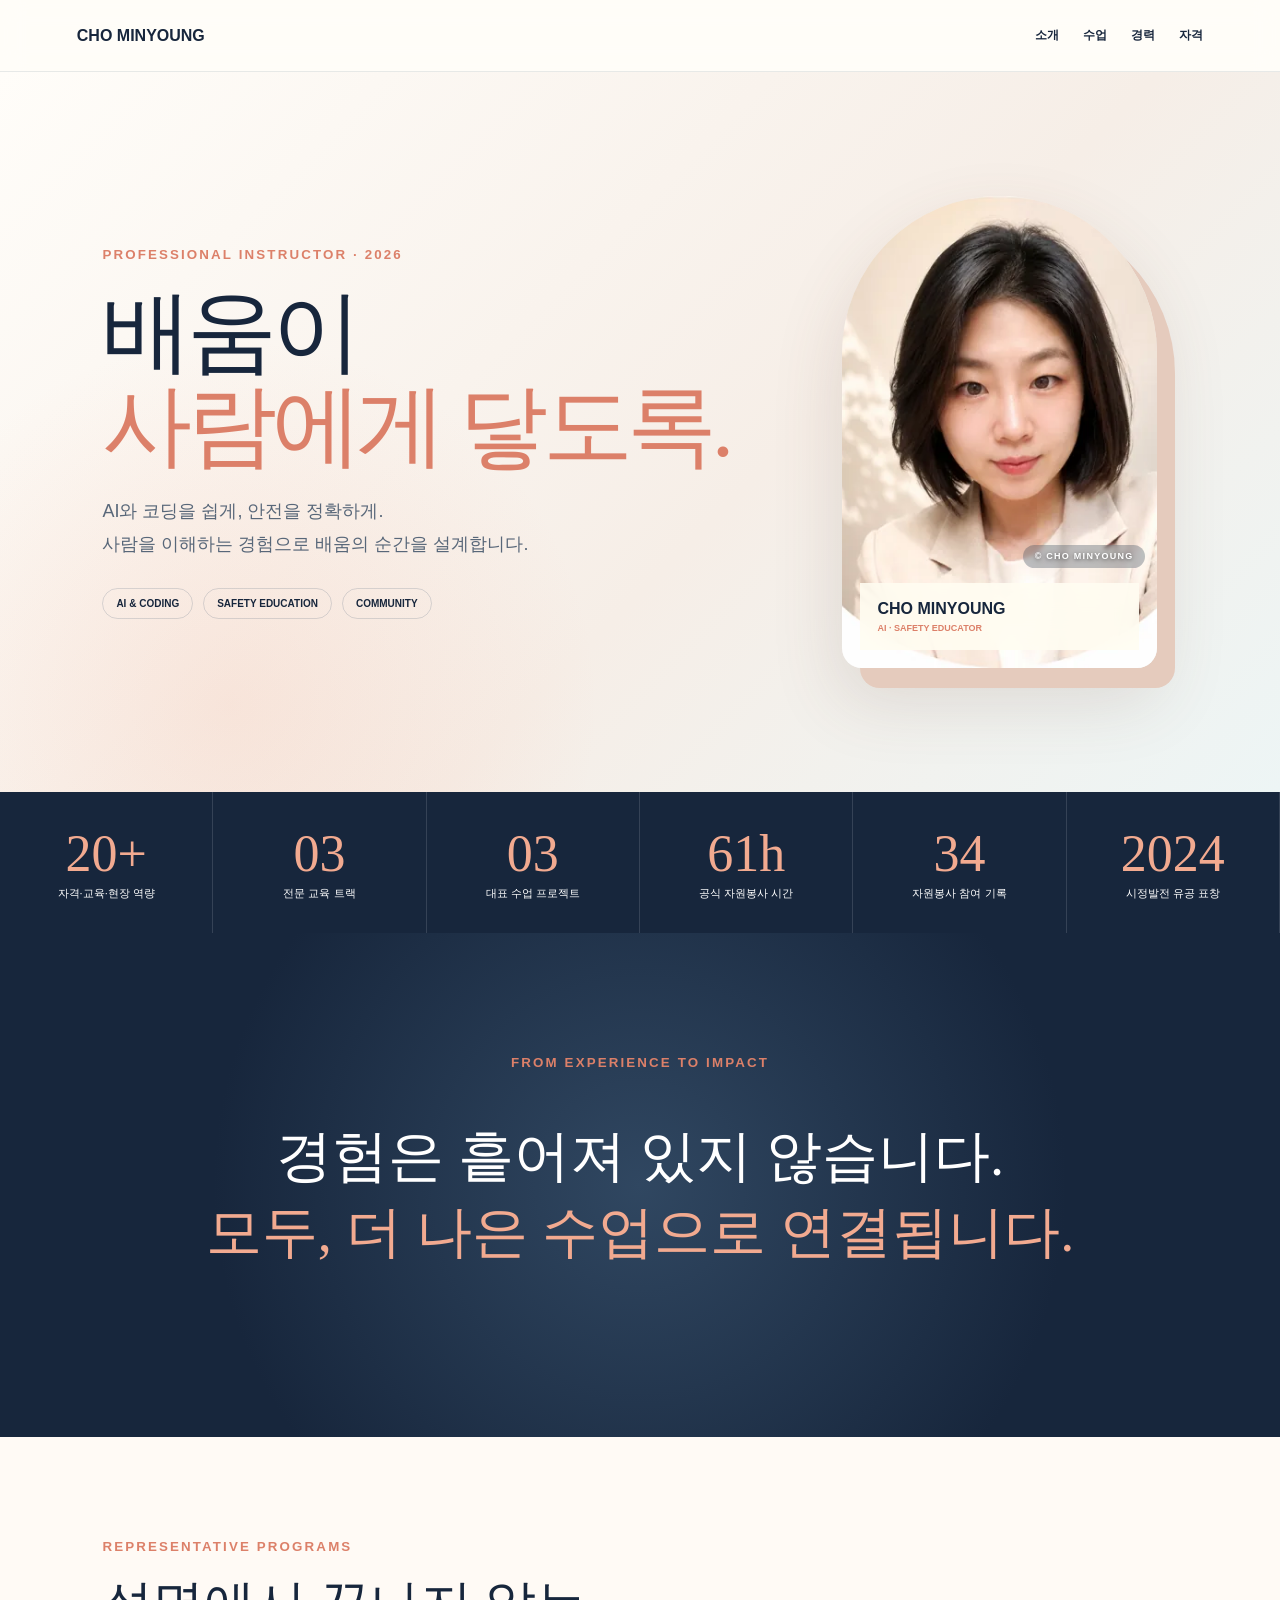
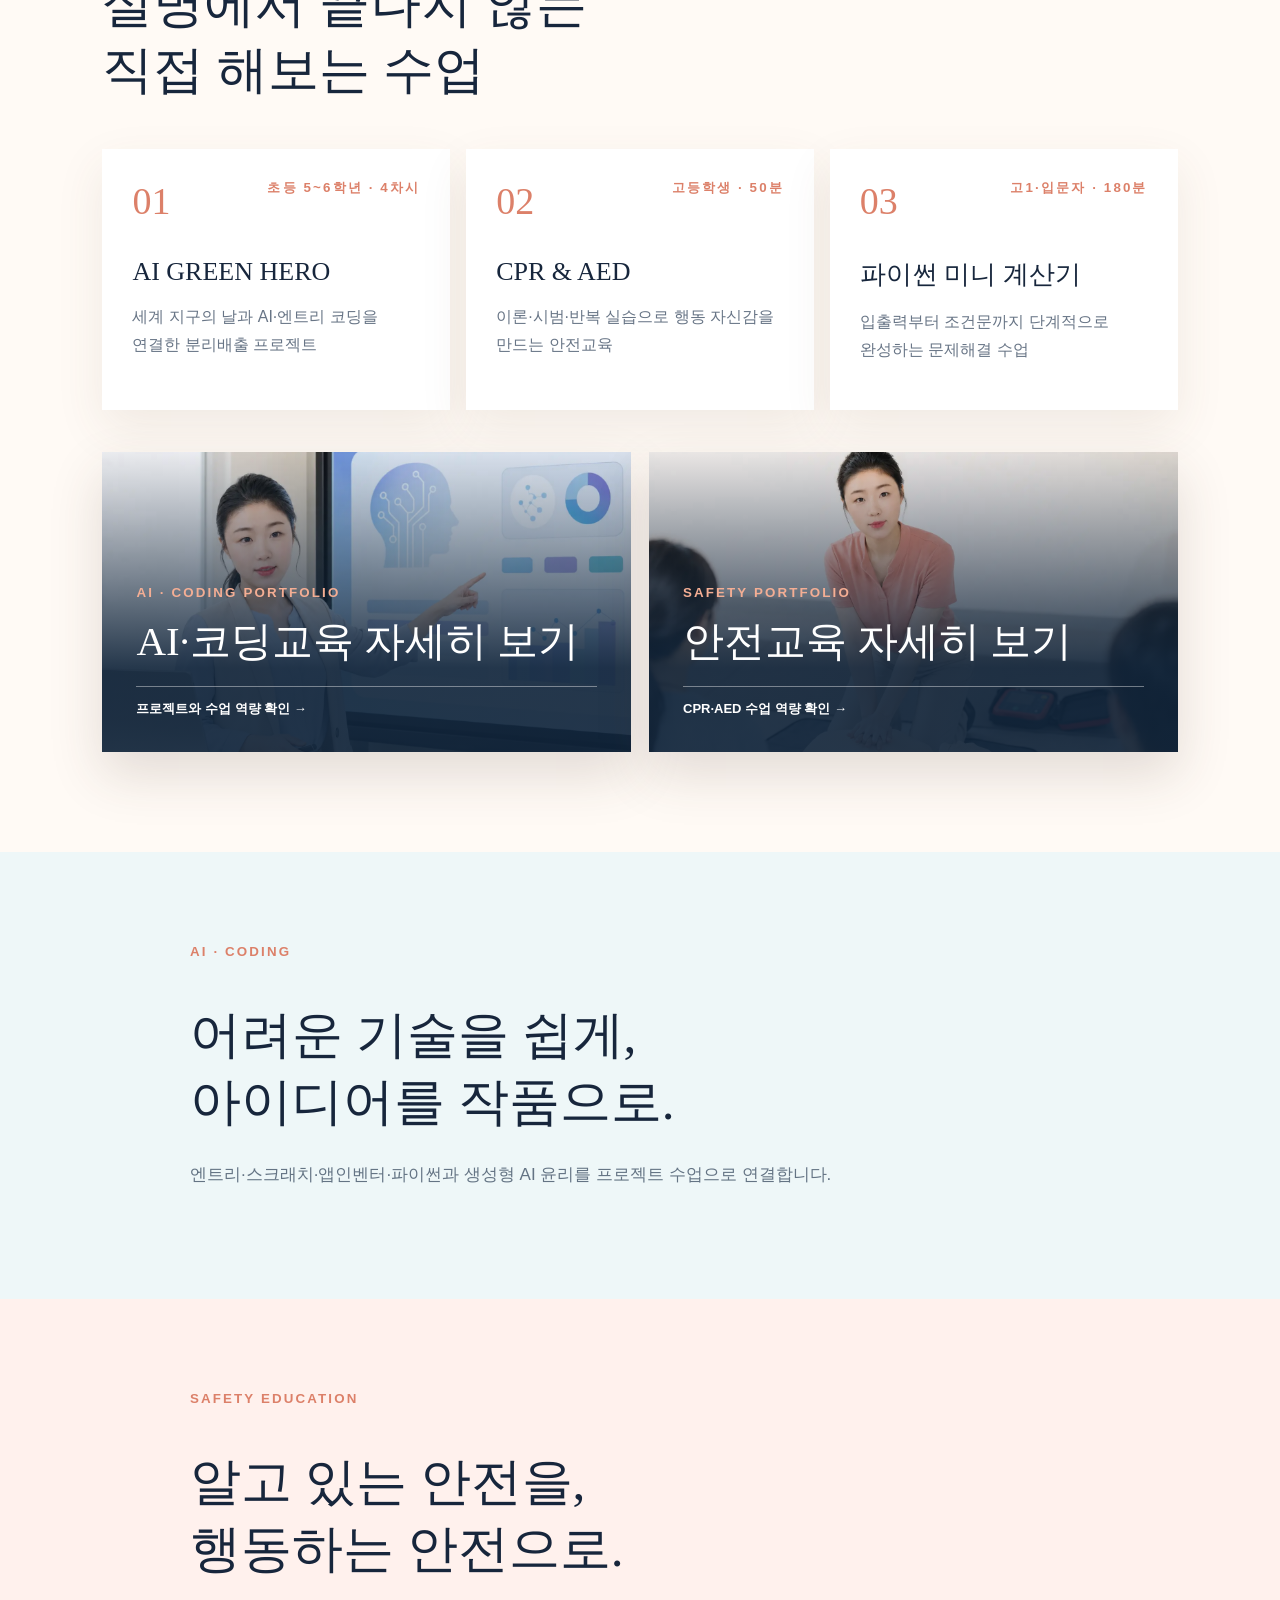
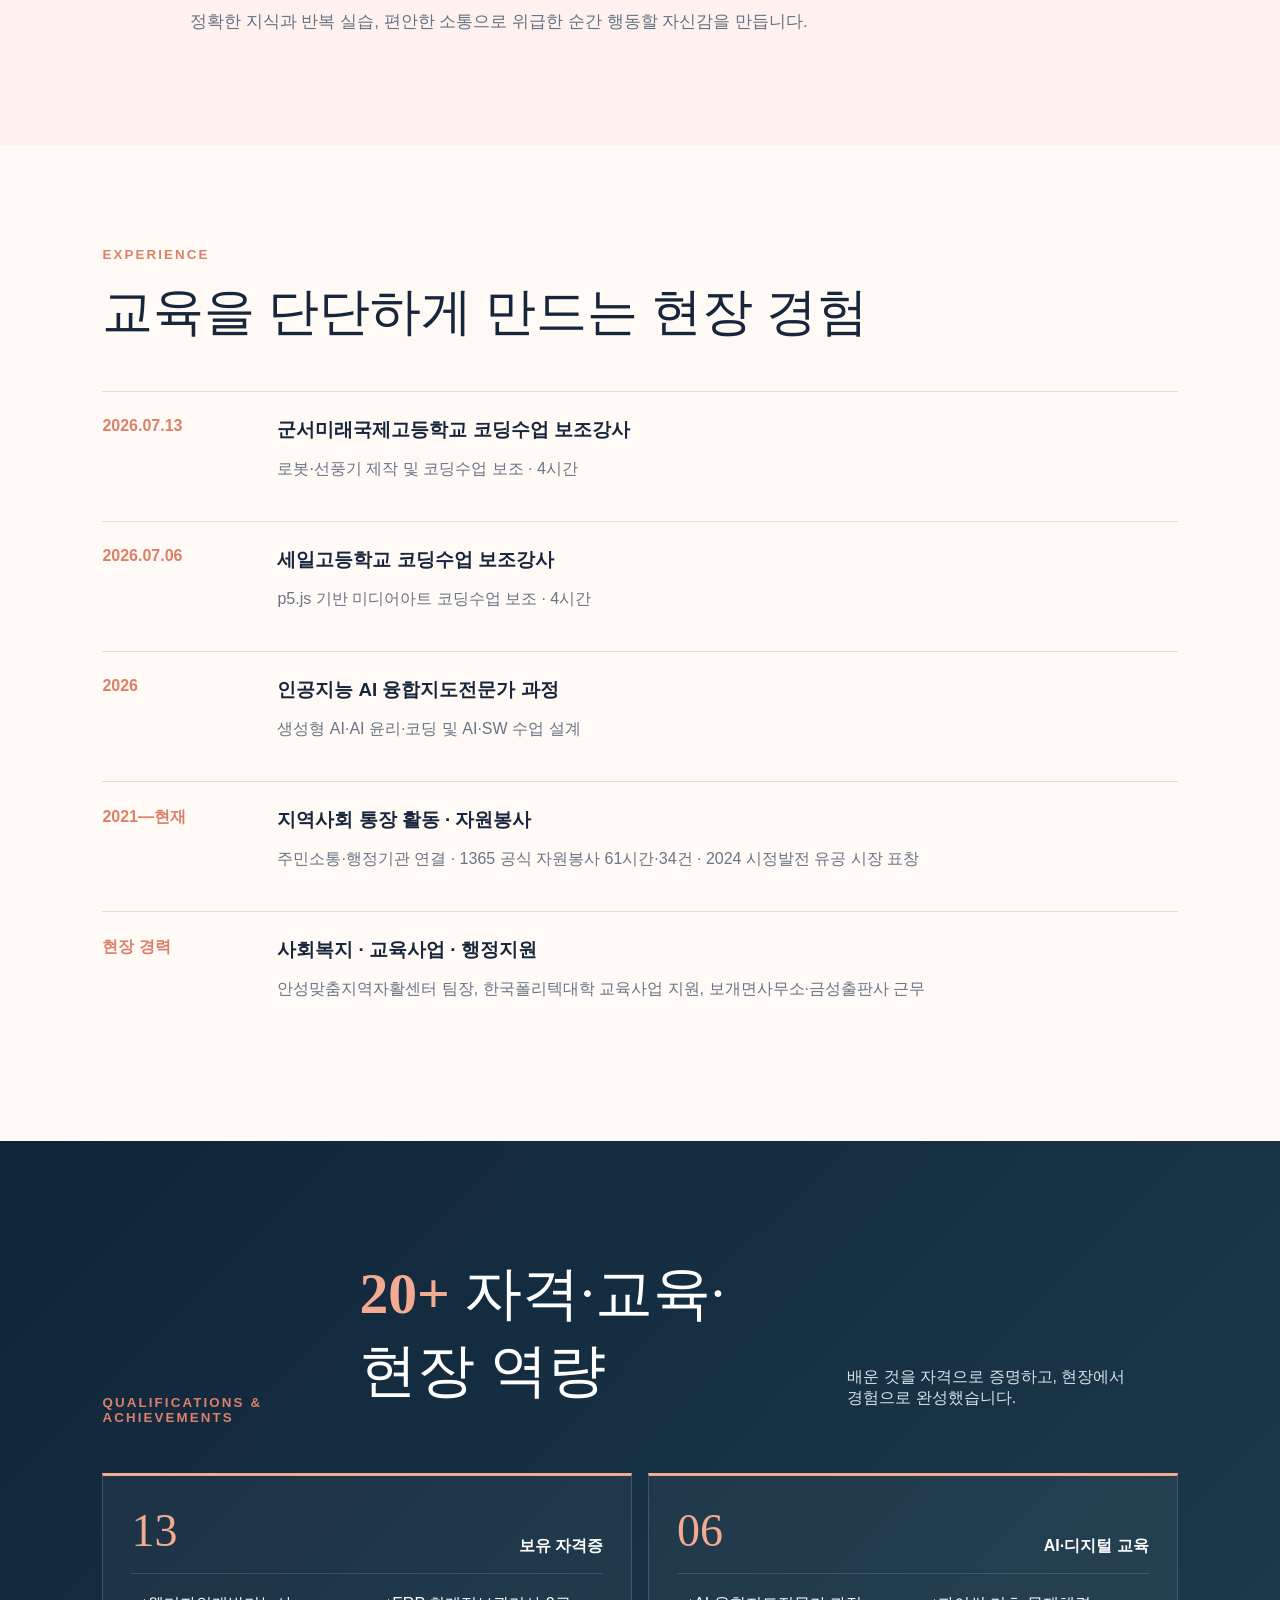
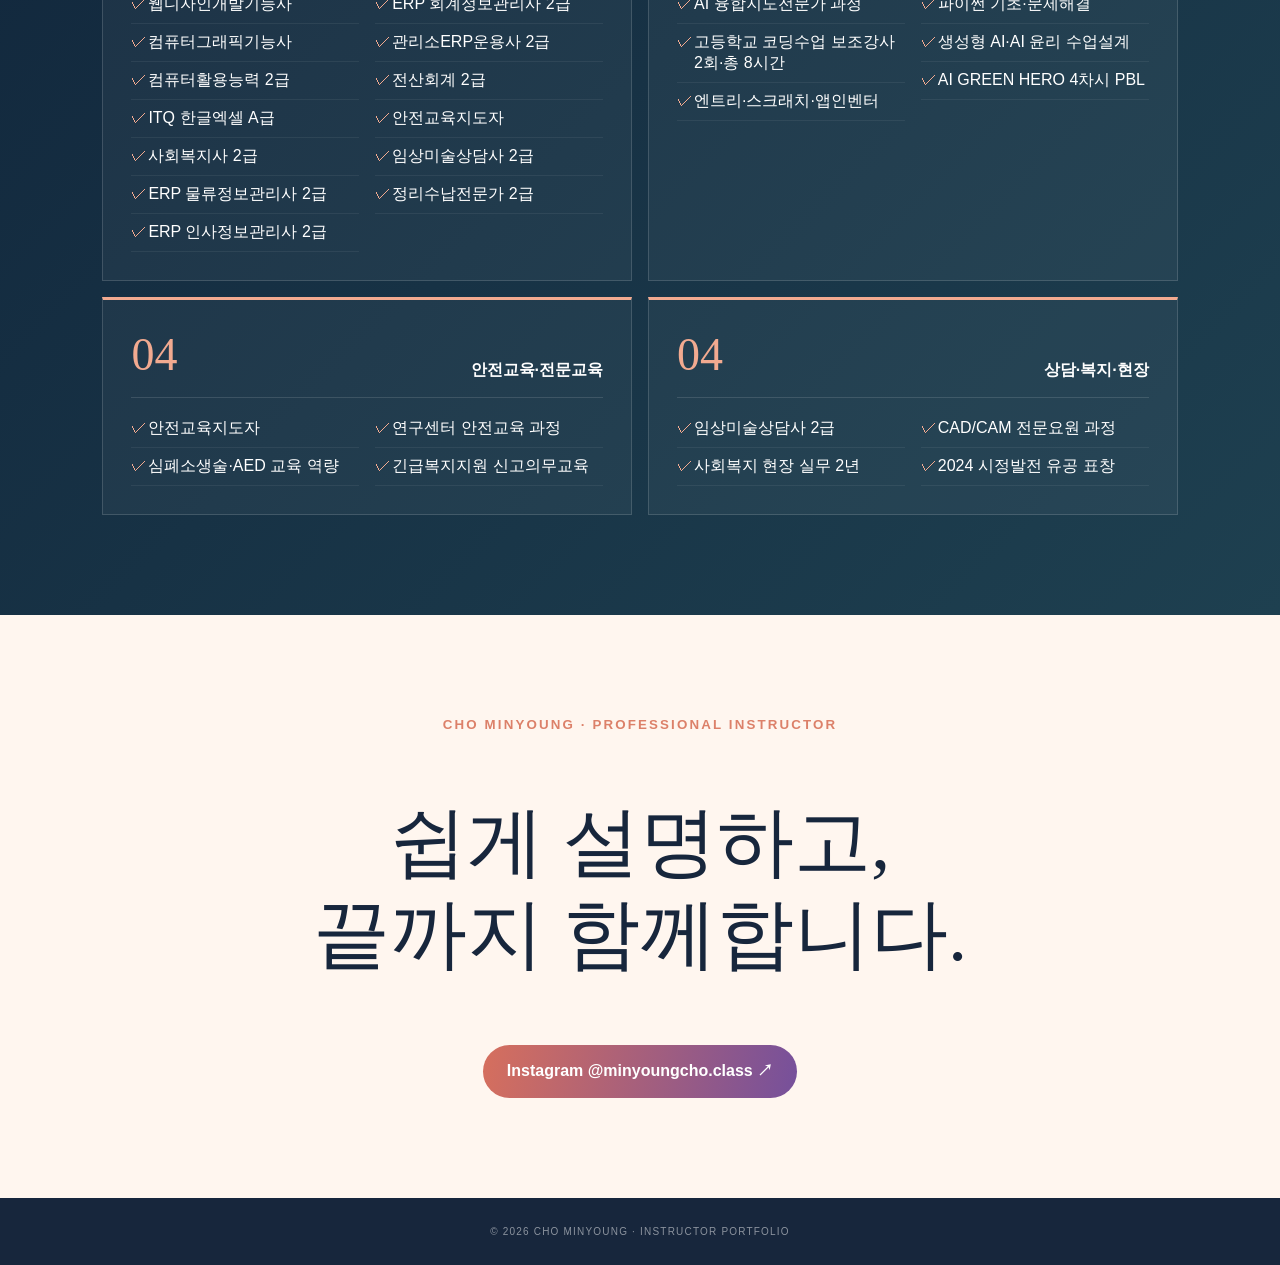
<file: index.html>
<!doctype html><html lang="ko"><head><meta charset="utf-8"><meta name="viewport" content="width=device-width,initial-scale=1"><meta name="description" content="AI·코딩교육과 안전교육 전문 조민영 강사 포트폴리오"><title>조민영 강사 포트폴리오</title><link rel="stylesheet" href="style.css?v=20260815-photo-cards"></head><body>
<nav><b>CHO MINYOUNG</b><div><a href="#about">소개</a><a href="#programs">수업</a><a href="#career">경력</a><a href="#credentials">자격</a></div></nav>
<header class="hero" id="about"><div><small>PROFESSIONAL INSTRUCTOR · 2026</small><h1>배움이<br><em>사람에게 닿도록.</em></h1><p>AI와 코딩을 쉽게, 안전을 정확하게.<br>사람을 이해하는 경험으로 배움의 순간을 설계합니다.</p><div class="chips"><span>AI & CODING</span><span>SAFETY EDUCATION</span><span>COMMUNITY</span></div></div><figure><img src="images/profile.webp" alt="조민영 AI·안전교육 강사"><i class="mark">© CHO MINYOUNG</i><figcaption><b>CHO MINYOUNG</b><span>AI · SAFETY EDUCATOR</span></figcaption></figure></header>
<section class="stats expanded"><div><b>20+</b><span>자격·교육·현장 역량</span></div><div><b>03</b><span>전문 교육 트랙</span></div><div><b>03</b><span>대표 수업 프로젝트</span></div><div><b>61h</b><span>공식 자원봉사 시간</span></div><div><b>34</b><span>자원봉사 참여 기록</span></div><div><b>2024</b><span>시정발전 유공 표창</span></div></section>
<section class="statement"><small>FROM EXPERIENCE TO IMPACT</small><h2>경험은 흩어져 있지 않습니다.<em>모두, 더 나은 수업으로 연결됩니다.</em></h2></section>
<section class="section" id="programs"><header><small>REPRESENTATIVE PROGRAMS</small><h2>설명에서 끝나지 않는<br>직접 해보는 수업</h2></header><div class="cards"><article><b>01</b><small>초등 5~6학년 · 4차시</small><h3>AI GREEN HERO</h3><p>세계 지구의 날과 AI·엔트리 코딩을 연결한 분리배출 프로젝트</p></article><article><b>02</b><small>고등학생 · 50분</small><h3>CPR & AED</h3><p>이론·시범·반복 실습으로 행동 자신감을 만드는 안전교육</p></article><article><b>03</b><small>고1·입문자 · 180분</small><h3>파이썬 미니 계산기</h3><p>입출력부터 조건문까지 단계적으로 완성하는 문제해결 수업</p></article></div><div class="portfolio-links visual-cards"><a class="ai-link" href="ai-portfolio.html"><small>AI · CODING PORTFOLIO</small><b>AI·코딩교육 자세히 보기</b><span>프로젝트와 수업 역량 확인 →</span></a><a class="safety-link" href="https://minyoung-instructor-portfolio.snowyan81.chatgpt.site/safety"><small>SAFETY PORTFOLIO</small><b>안전교육 자세히 보기</b><span>CPR·AED 수업 역량 확인 →</span></a></div></section>
<section class="expertise text-only" id="ai"><div><small>AI · CODING</small><h2>어려운 기술을 쉽게,<br>아이디어를 작품으로.</h2><p>엔트리·스크래치·앱인벤터·파이썬과 생성형 AI 윤리를 프로젝트 수업으로 연결합니다.</p></div></section>
<section class="expertise reverse text-only" id="safety"><div><small>SAFETY EDUCATION</small><h2>알고 있는 안전을,<br>행동하는 안전으로.</h2><p>정확한 지식과 반복 실습, 편안한 소통으로 위급한 순간 행동할 자신감을 만듭니다.</p></div></section>
<section class="section career" id="career"><header><small>EXPERIENCE</small><h2>교육을 단단하게 만드는 현장 경험</h2></header><article><b>2026.07.13</b><div><h3>군서미래국제고등학교 코딩수업 보조강사</h3><p>로봇·선풍기 제작 및 코딩수업 보조 · 4시간</p></div></article><article><b>2026.07.06</b><div><h3>세일고등학교 코딩수업 보조강사</h3><p>p5.js 기반 미디어아트 코딩수업 보조 · 4시간</p></div></article><article><b>2026</b><div><h3>인공지능 AI 융합지도전문가 과정</h3><p>생성형 AI·AI 윤리·코딩 및 AI·SW 수업 설계</p></div></article><article><b>2021—현재</b><div><h3>지역사회 통장 활동 · 자원봉사</h3><p>주민소통·행정기관 연결 · 1365 공식 자원봉사 61시간·34건 · 2024 시정발전 유공 시장 표창</p></div></article><article><b>현장 경력</b><div><h3>사회복지 · 교육사업 · 행정지원</h3><p>안성맞춤지역자활센터 팀장, 한국폴리텍대학 교육사업 지원, 보개면사무소·금성출판사 근무</p></div></article></section>
<section class="credentials" id="credentials"><header><small>QUALIFICATIONS & ACHIEVEMENTS</small><h2><strong>20+</strong> 자격·교육·현장 역량</h2><p>배운 것을 자격으로 증명하고, 현장에서 경험으로 완성했습니다.</p></header><div class="credential-grid" id="credentialGrid"></div></section>
<section class="contact"><small>CHO MINYOUNG · PROFESSIONAL INSTRUCTOR</small><h2>쉽게 설명하고,<br>끝까지 함께합니다.</h2><a href="https://www.instagram.com/minyoungcho.class" target="_blank" rel="noreferrer">Instagram @minyoungcho.class ↗</a></section><footer>© 2026 CHO MINYOUNG · INSTRUCTOR PORTFOLIO</footer><script src="script.js"></script></body></html>
</file>
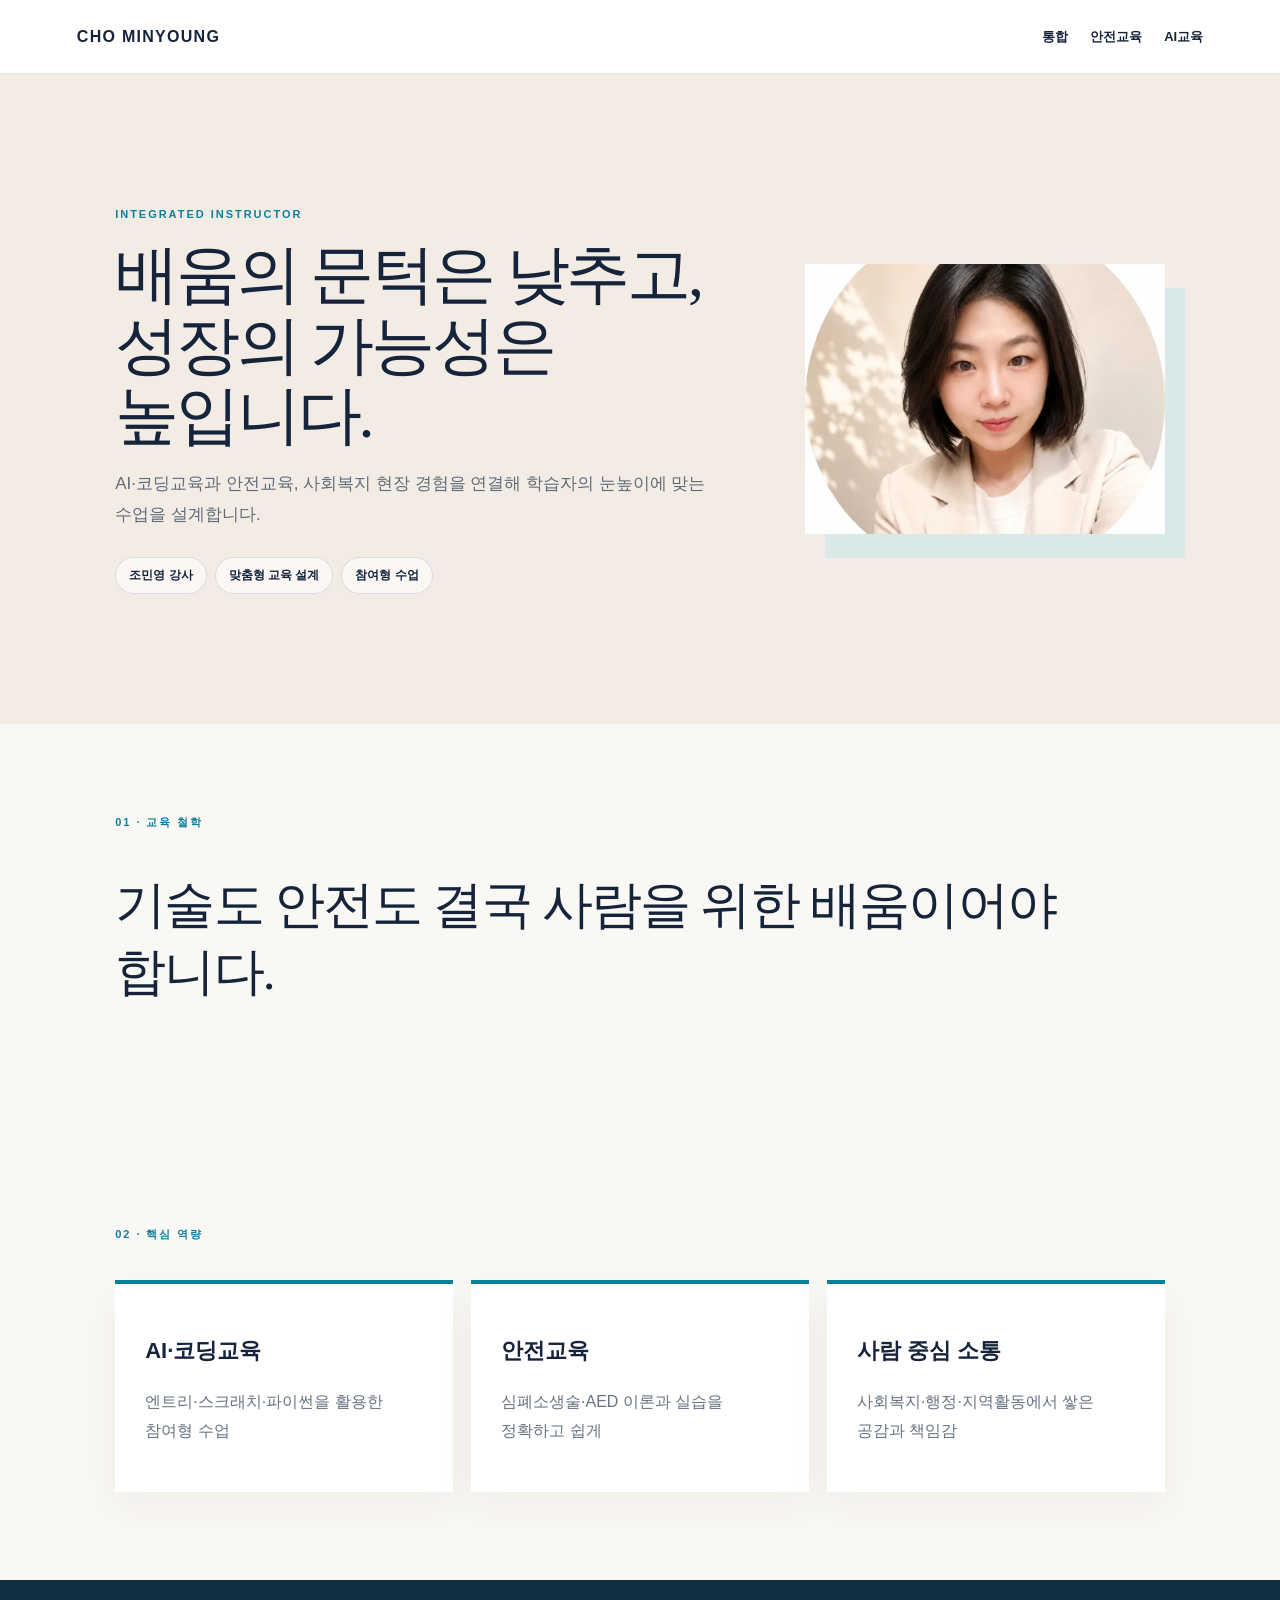
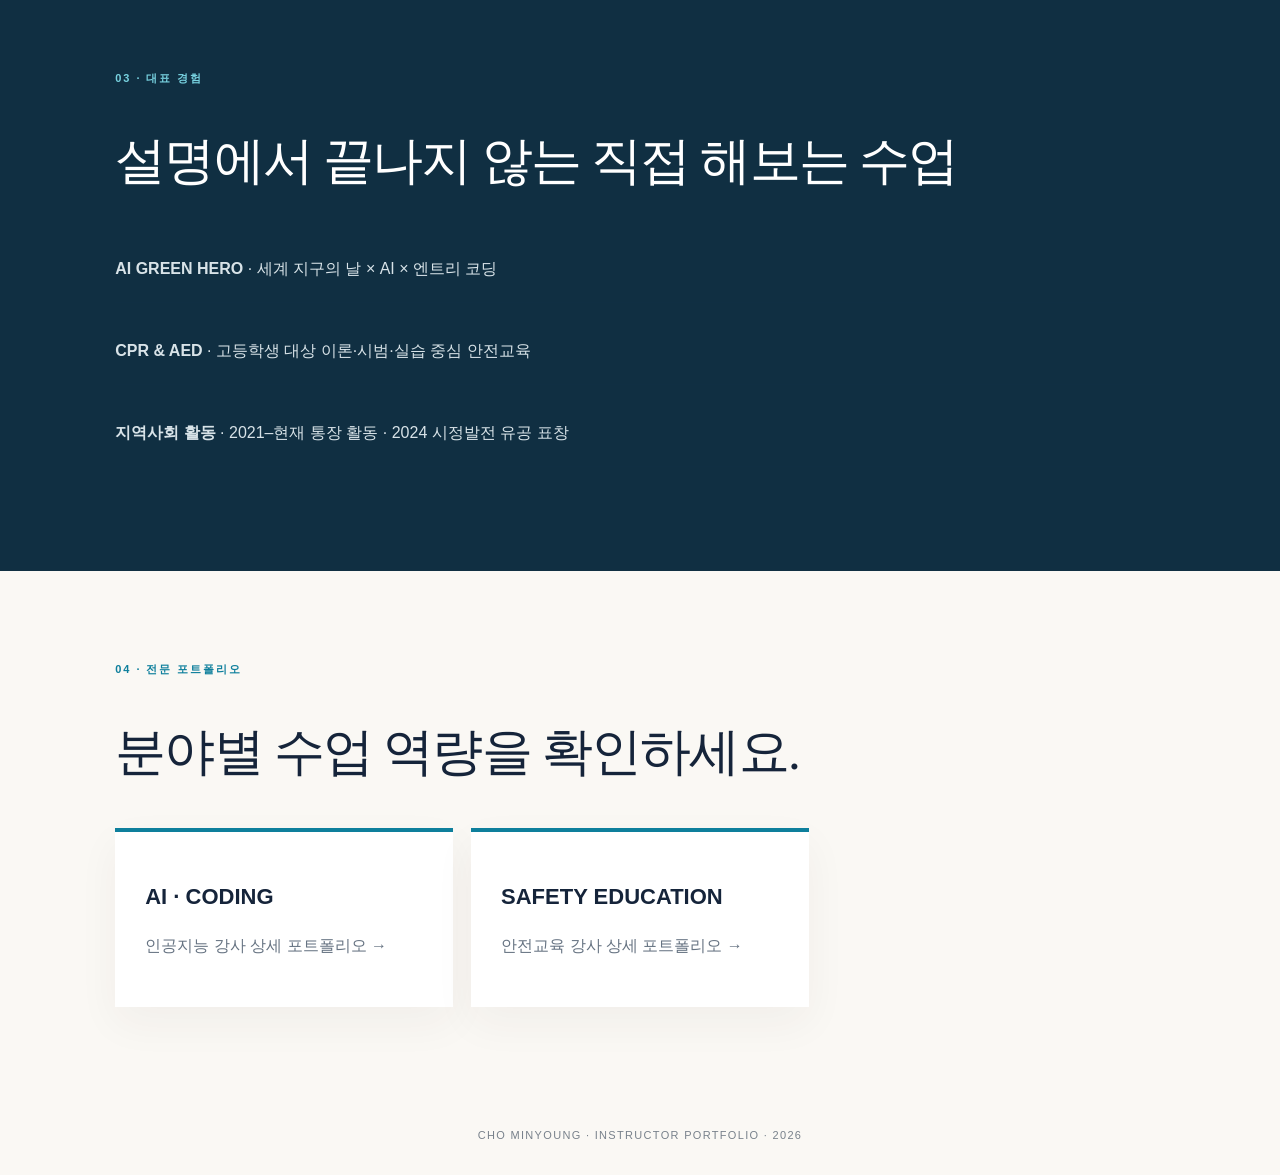
<file: premium/index.html>
<!doctype html><html lang="ko"><head><meta charset="utf-8"><meta name="viewport" content="width=device-width,initial-scale=1"><title>조민영 강사 포트폴리오 · INTEGRATED INSTRUCTOR</title><link rel="stylesheet" href="style.css"></head><body><nav><b>CHO MINYOUNG</b><div><a href="index.html">통합</a><a href="safety.html">안전교육</a><a href="ai.html">AI교육</a></div></nav><header class="hero"><div><small>INTEGRATED INSTRUCTOR</small><h1>배움의 문턱은 낮추고,<br>성장의 가능성은 높입니다.</h1><p>AI·코딩교육과 안전교육, 사회복지 현장 경험을 연결해 학습자의 눈높이에 맞는 수업을 설계합니다.</p><div class="chips"><span>조민영 강사</span><span>맞춤형 교육 설계</span><span>참여형 수업</span></div></div><figure><img src="../images/profile.webp" alt="조민영 강사"></figure></header><section><small>01 · 교육 철학</small><h2>기술도 안전도 결국 사람을 위한 배움이어야 합니다.</h2></section><section><small>02 · 핵심 역량</small><div class="grid"><article><h3>AI·코딩교육</h3><p>엔트리·스크래치·파이썬을 활용한 참여형 수업</p></article><article><h3>안전교육</h3><p>심폐소생술·AED 이론과 실습을 정확하고 쉽게</p></article><article><h3>사람 중심 소통</h3><p>사회복지·행정·지역활동에서 쌓은 공감과 책임감</p></article></div></section><section class="dark"><small>03 · 대표 경험</small><h2>설명에서 끝나지 않는 직접 해보는 수업</h2><div class="list"><p><b>AI GREEN HERO</b> · 세계 지구의 날 × AI × 엔트리 코딩</p><p><b>CPR & AED</b> · 고등학생 대상 이론·시범·실습 중심 안전교육</p><p><b>지역사회 활동</b> · 2021–현재 통장 활동 · 2024 시정발전 유공 표창</p></div></section><section><small>04 · 전문 포트폴리오</small><h2>분야별 수업 역량을 확인하세요.</h2><div class="grid"><a class="card" href="ai.html"><h3>AI · CODING</h3><p>인공지능 강사 상세 포트폴리오 →</p></a><a class="card" href="safety.html"><h3>SAFETY EDUCATION</h3><p>안전교육 강사 상세 포트폴리오 →</p></a></div></section><footer>CHO MINYOUNG · INSTRUCTOR PORTFOLIO · 2026</footer></body></html>
</file>
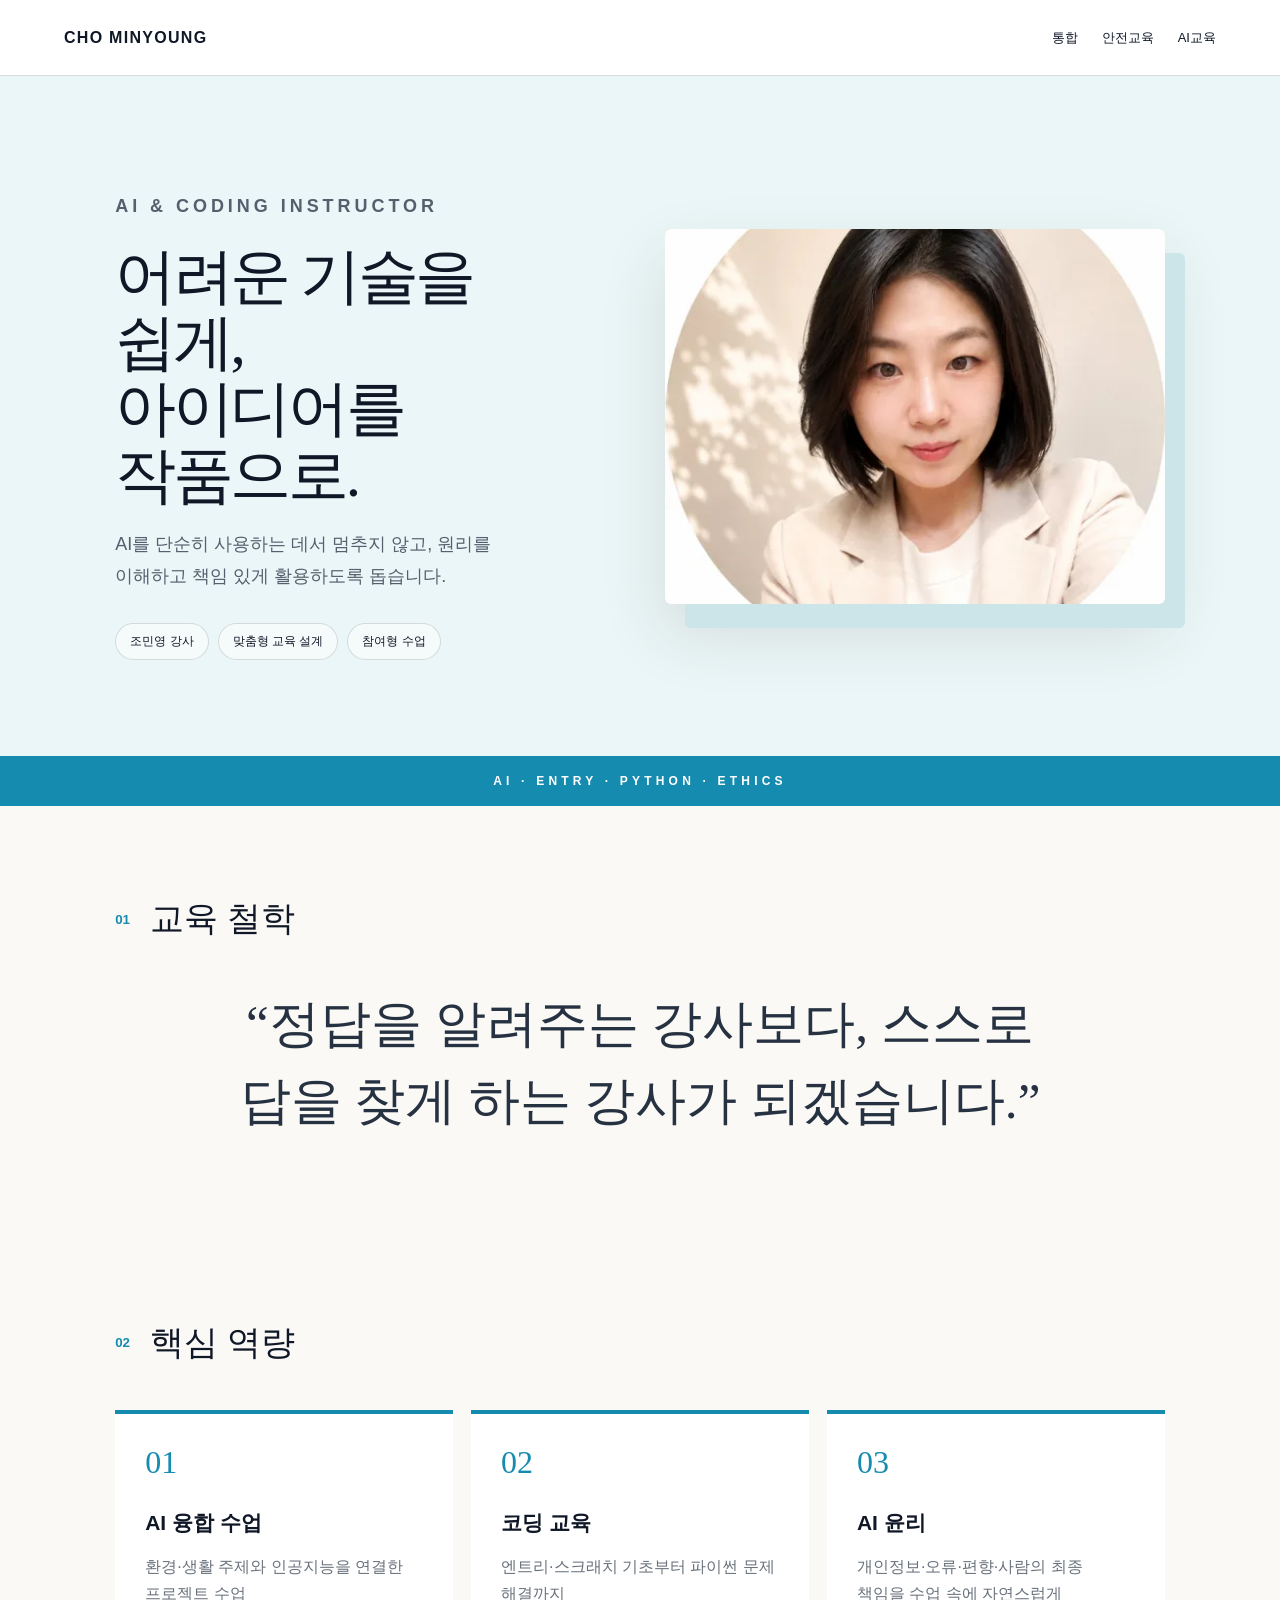
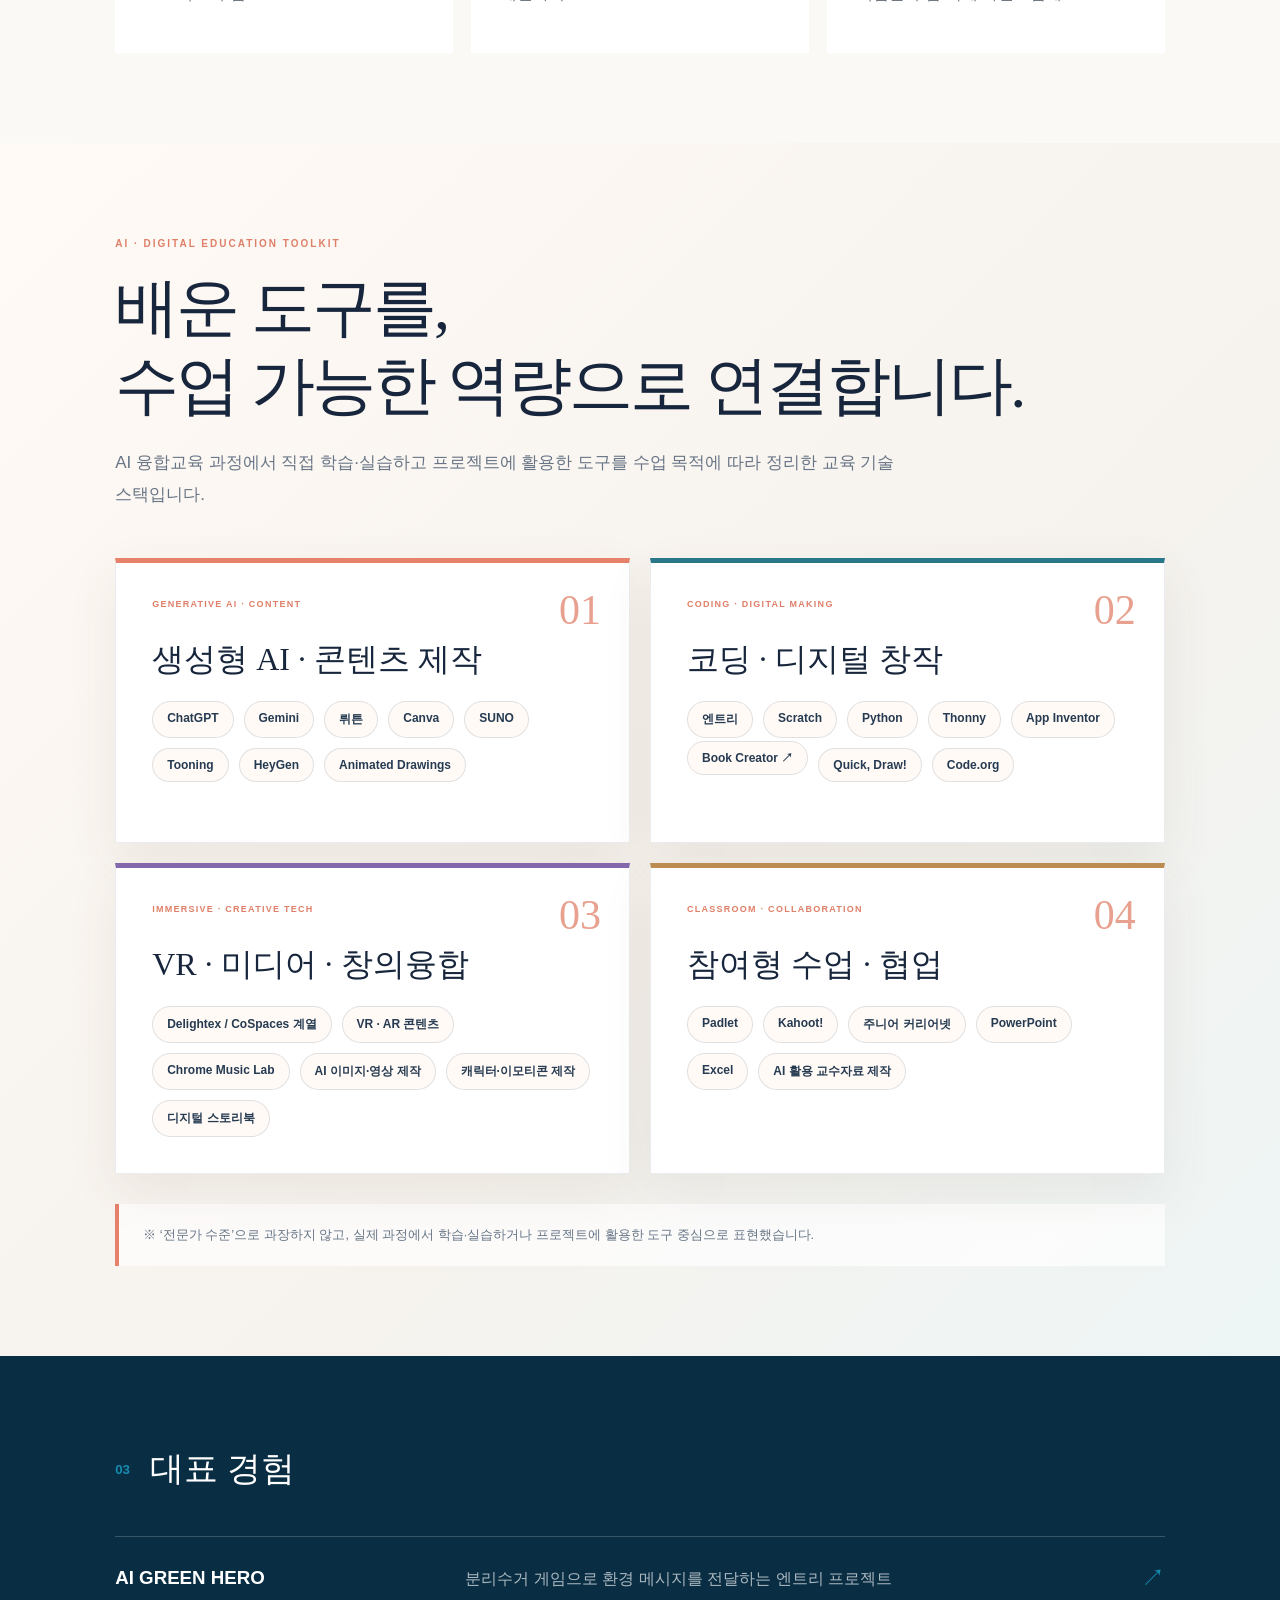
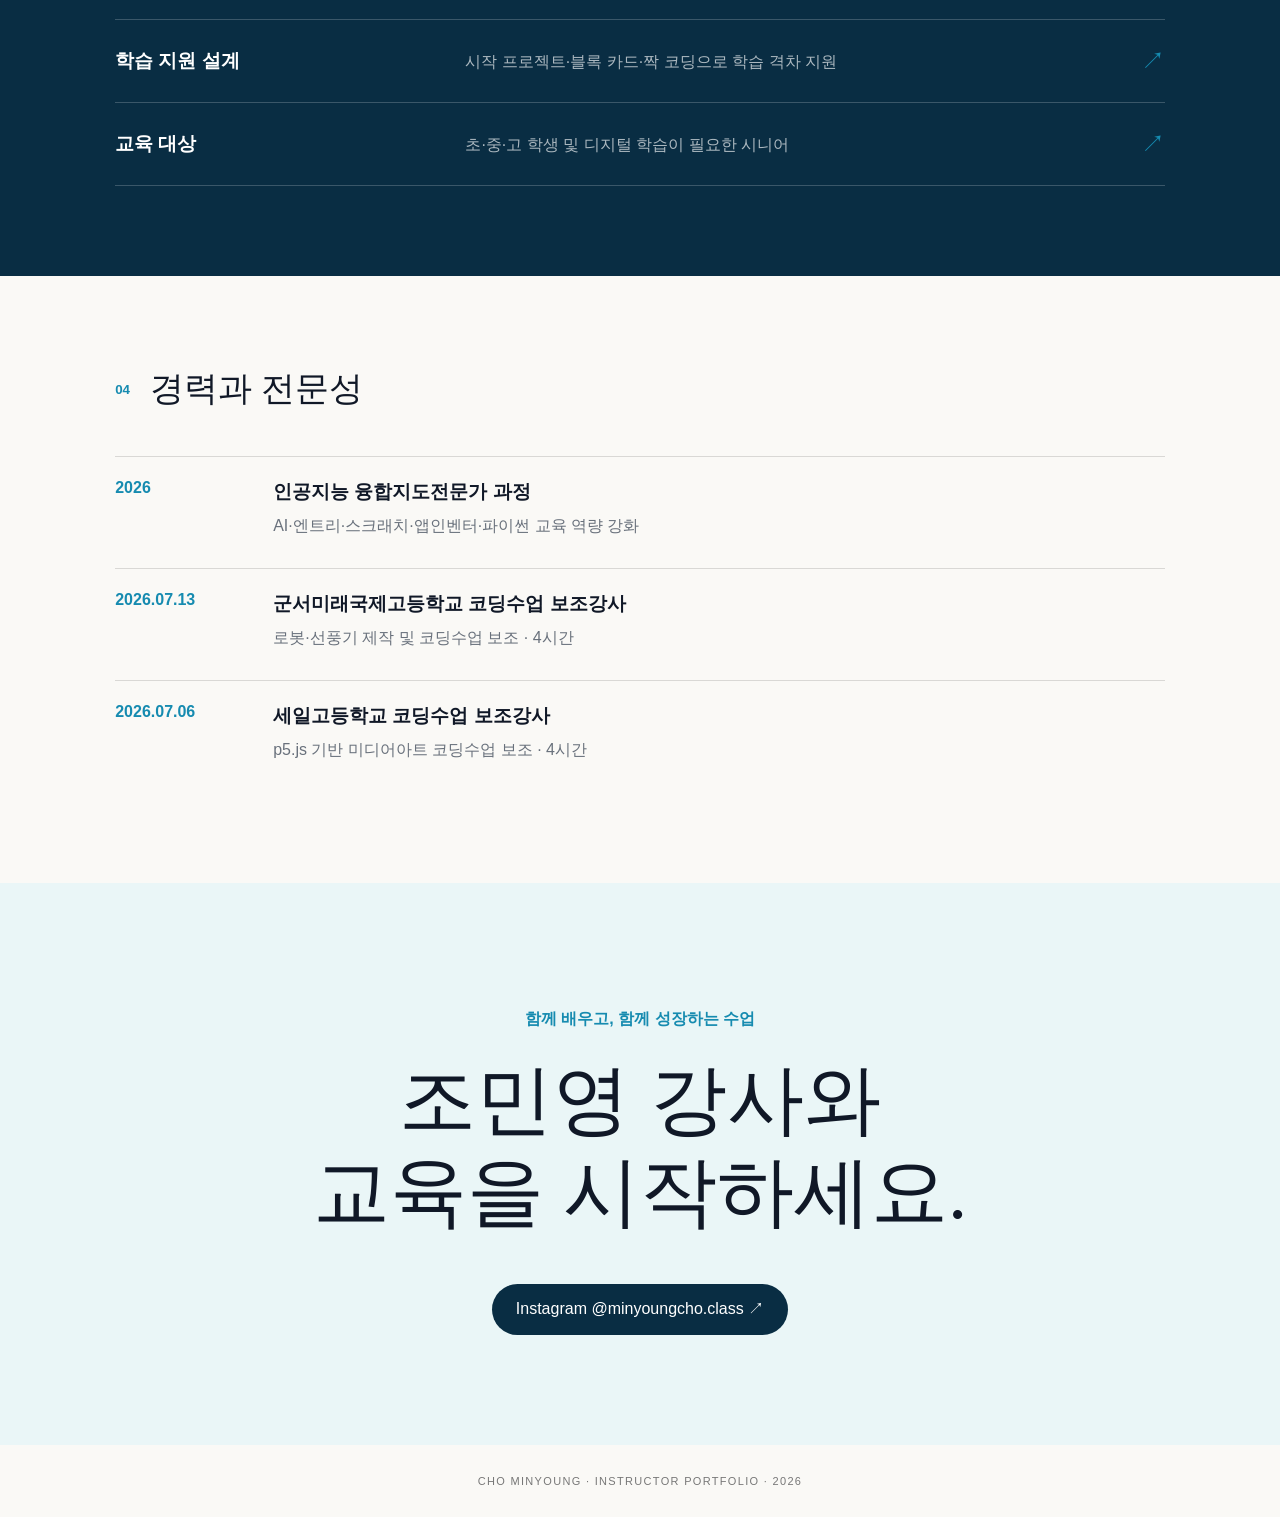
<file: ai-portfolio.html>
<!doctype html><html lang="ko"><head><meta charset="utf-8"><meta name="viewport" content="width=device-width,initial-scale=1"><meta name="description" content="조민영 AI·코딩교육 강사 포트폴리오"><title>조민영 | 인공지능 강사 포트폴리오</title><style>:root{--accent:#168bb0;--hero:#eaf6f7;--deep:#092d43;--ink:#101827}*{box-sizing:border-box}html{scroll-behavior:smooth}body{margin:0;background:#faf9f6;color:var(--ink);font-family:Arial,"Noto Sans KR",sans-serif;word-break:keep-all}a{color:inherit;text-decoration:none}.nav{height:76px;display:flex;align-items:center;justify-content:space-between;padding:0 5vw;border-bottom:1px solid #10182729;position:sticky;top:0;z-index:10;background:#ffffffec;backdrop-filter:blur(12px)}.nav>a{font-weight:900;letter-spacing:.08em}.nav div{display:flex;gap:24px;font-size:13px}.hero{min-height:680px;padding:78px 9vw;display:grid;grid-template-columns:1.45fr .58fr;gap:8vw;align-items:center;background:var(--hero)}.eyebrow{font-size:12px;font-weight:800;letter-spacing:.22em;color:var(--accent)}h1{font:500 clamp(44px,4.8vw,64px)/1.08 Georgia,"Noto Serif KR",serif;letter-spacing:-.055em;margin:20px 0}.copy>p{font-size:18px;line-height:1.8;color:#555f6d}.chips{display:flex;flex-wrap:wrap;gap:9px;margin-top:30px}.chips span{padding:9px 14px;border:1px solid #0002;border-radius:100px;font-size:12px;background:#fff8}.photo{position:relative;justify-self:end;width:min(500px,42vw);aspect-ratio:4/3;margin:0;overflow:hidden;border-radius:6px;background:#e8e2d9;box-shadow:20px 24px 0 #cbe5e8,0 28px 65px #54433424}.photo img{width:100%;height:100%;object-fit:cover;object-position:center;display:block}.photo figcaption{position:absolute;left:18px;right:18px;bottom:18px;padding:16px 18px;background:#fffdf2df;color:#1d3048;border:1px solid #ffffffcc;backdrop-filter:blur(12px)}.photo figcaption b,.photo figcaption span{display:block}.photo figcaption b{font:14px Georgia;letter-spacing:.08em}.photo figcaption span{margin-top:5px;color:var(--accent);font-size:9px;font-weight:900;letter-spacing:.12em}.mark{position:absolute;left:50%;top:46%;transform:translate(-50%,-50%) rotate(-12deg);white-space:nowrap;padding:7px 12px;border-radius:99px;background:#26384d4d;color:#fff;font-size:9px;font-weight:800;letter-spacing:.14em;text-shadow:0 1px 4px #0009}.ticker{padding:18px;background:var(--accent);color:#fff;text-align:center;letter-spacing:.35em;font-size:12px;font-weight:800}.section{padding:90px 9vw}.head{display:flex;align-items:center;gap:20px;margin-bottom:44px}.head small{color:var(--accent);font-weight:900}.head h2{font:34px Georgia,"Noto Serif KR",serif;margin:0}blockquote{max-width:850px;margin:0 auto;font:clamp(30px,4vw,56px)/1.5 Georgia,"Noto Serif KR",serif;text-align:center;color:#263241}.strength{display:grid;grid-template-columns:repeat(3,1fr);gap:18px}.strength article{background:white;border-top:4px solid var(--accent);padding:30px;min-height:220px}.strength b{color:var(--accent);font:32px Georgia}.strength h3{font-size:21px;margin:28px 0 12px}.strength p,.projects p,.timeline p{color:#69717c;line-height:1.7}.toolkit{background:linear-gradient(135deg,#fffaf5 0%,#f6f2ed 58%,#edf5f5 100%)}.toolkitIntro{max-width:1060px;margin:0 auto 48px}.toolkitIntro>small{color:#df7f68;font-size:10px;font-weight:900;letter-spacing:.2em}.toolkitIntro h2{margin:18px 0 22px;font:clamp(40px,5vw,70px)/1.22 Georgia,"Noto Serif KR",serif;letter-spacing:-.045em;color:#17263c}.toolkitIntro p{max-width:860px;margin:0;color:#687586;font-size:17px;line-height:1.85}.toolgrid{display:grid;grid-template-columns:repeat(2,minmax(0,1fr));gap:20px;max-width:1180px;margin:0 auto}.toolgrid article{position:relative;min-height:285px;padding:36px;background:#fff;border:1px solid #233e5817;box-shadow:0 18px 48px #5e4a3815}.toolgrid article:nth-child(1){border-top:5px solid #e6826c}.toolgrid article:nth-child(2){border-top:5px solid #28788a}.toolgrid article:nth-child(3){border-top:5px solid #8369ac}.toolgrid article:nth-child(4){border-top:5px solid #bc8c50}.toolgrid article>b{position:absolute;right:28px;top:26px;color:#e8a08f;font:42px/1 Georgia}.toolgrid article>small{display:block;padding-right:72px;color:#df7f68;font-size:9px;font-weight:900;letter-spacing:.14em}.toolgrid h3{margin:30px 0 22px;font:clamp(26px,2.5vw,38px)/1.25 Georgia,"Noto Serif KR",serif;color:#17263c}.tags{display:flex;flex-wrap:wrap;gap:10px}.tags span{padding:9px 14px;border:1px solid #243e5723;border-radius:99px;background:#fffaf6;color:#263b52;font-size:12px;font-weight:800}.note{max-width:1180px;margin:30px auto 0;padding:20px 24px;border-left:4px solid #e6826c;background:#ffffffb8;color:#667586;font-size:13px;line-height:1.7}.dark{background:var(--deep);color:#fff}.projects{border-top:1px solid #fff3}.projects article{display:grid;grid-template-columns:1fr 2fr auto;gap:25px;align-items:center;padding:25px 0;border-bottom:1px solid #fff3}.projects h3,.projects p{margin:0}.projects p{color:#ffffffa8}.projects span{font-size:24px;color:var(--accent)}.timeline article{display:grid;grid-template-columns:130px 1fr;gap:28px;padding:22px 0;border-top:1px solid #0002}.timeline time{color:var(--accent);font-weight:900}.timeline h3,.timeline p{margin:0 0 7px}.contact{padding:110px 9vw;text-align:center;background:var(--hero)}.contact p{color:var(--accent);font-weight:800}.contact h2{font:clamp(44px,6vw,80px)/1.2 Georgia,"Noto Serif KR",serif;margin:25px 0 45px}.contact a{display:inline-block;padding:15px 24px;background:var(--deep);color:#fff;border-radius:99px}footer{padding:30px 5vw;text-align:center;color:#777;font-size:11px;letter-spacing:.12em}@media(max-width:800px){.nav div{gap:12px}.nav div a{font-size:12px}.hero{grid-template-columns:1fr;padding:55px 7vw}.photo{justify-self:center;width:min(86vw,500px);margin-top:35px}.section{padding:65px 7vw}.strength,.toolgrid{grid-template-columns:1fr}.toolgrid article{min-height:auto;padding:30px 24px}.projects article{grid-template-columns:1fr auto}.projects p{grid-column:1/-1}.timeline article{grid-template-columns:1fr}.toolkitIntro h2{font-size:clamp(36px,10vw,54px)}}</style></head><body><main><nav class="nav"><a href="index.html">CHO MINYOUNG</a><div><a href="index.html">통합</a><a href="https://minyoung-instructor-portfolio.snowyan81.chatgpt.site/safety">안전교육</a><a href="ai-portfolio.html">AI교육</a></div></nav><section class="hero"><div class="copy"><p class="eyebrow">AI & CODING INSTRUCTOR</p><h1>어려운 기술을 쉽게,<br>아이디어를 작품으로.</h1><p>AI를 단순히 사용하는 데서 멈추지 않고, 원리를 이해하고 책임 있게 활용하도록 돕습니다.</p><div class="chips"><span>조민영 강사</span><span>맞춤형 교육 설계</span><span>참여형 수업</span></div></div><figure class="photo"><img src="images/profile.webp" alt="조민영 AI·코딩교육 강사"></figure></section><div class="ticker">AI · ENTRY · PYTHON · ETHICS</div><section class="section"><div class="head"><small>01</small><h2>교육 철학</h2></div><blockquote>“정답을 알려주는 강사보다, 스스로 답을 찾게 하는 강사가 되겠습니다.”</blockquote></section><section class="section"><div class="head"><small>02</small><h2>핵심 역량</h2></div><div class="strength"><article><b>01</b><h3>AI 융합 수업</h3><p>환경·생활 주제와 인공지능을 연결한 프로젝트 수업</p></article><article><b>02</b><h3>코딩 교육</h3><p>엔트리·스크래치 기초부터 파이썬 문제 해결까지</p></article><article><b>03</b><h3>AI 윤리</h3><p>개인정보·오류·편향·사람의 최종 책임을 수업 속에 자연스럽게</p></article></div></section><section class="section toolkit"><div class="toolkitIntro"><small>AI · DIGITAL EDUCATION TOOLKIT</small><h2>배운 도구를,<br>수업 가능한 역량으로 연결합니다.</h2><p>AI 융합교육 과정에서 직접 학습·실습하고 프로젝트에 활용한 도구를 수업 목적에 따라 정리한 교육 기술 스택입니다.</p></div><div class="toolgrid"><article><b>01</b><small>GENERATIVE AI · CONTENT</small><h3>생성형 AI · 콘텐츠 제작</h3><div class="tags"><span>ChatGPT</span><span>Gemini</span><span>뤼튼</span><span>Canva</span><span>SUNO</span><span>Tooning</span><span>HeyGen</span><span>Animated Drawings</span></div></article><article><b>02</b><small>CODING · DIGITAL MAKING</small><h3>코딩 · 디지털 창작</h3><div class="tags"><span>엔트리</span><span>Scratch</span><span>Python</span><span>Thonny</span><span>App Inventor</span><a href="https://read.bookcreator.com/IUbzn4VGMMeEPn03wG6AJFMpIdQ2/hATSoWrARMiEe3aP9hkapA" target="_blank" rel="noreferrer"><span>Book Creator ↗</span></a><span>Quick, Draw!</span><span>Code.org</span></div></article><article><b>03</b><small>IMMERSIVE · CREATIVE TECH</small><h3>VR · 미디어 · 창의융합</h3><div class="tags"><span>Delightex / CoSpaces 계열</span><span>VR · AR 콘텐츠</span><span>Chrome Music Lab</span><span>AI 이미지·영상 제작</span><span>캐릭터·이모티콘 제작</span><span>디지털 스토리북</span></div></article><article><b>04</b><small>CLASSROOM · COLLABORATION</small><h3>참여형 수업 · 협업</h3><div class="tags"><span>Padlet</span><span>Kahoot!</span><span>주니어 커리어넷</span><span>PowerPoint</span><span>Excel</span><span>AI 활용 교수자료 제작</span></div></article></div><p class="note">※ ‘전문가 수준’으로 과장하지 않고, 실제 과정에서 학습·실습하거나 프로젝트에 활용한 도구 중심으로 표현했습니다.</p></section><section class="section dark"><div class="head"><small>03</small><h2>대표 경험</h2></div><div class="projects"><article><h3>AI GREEN HERO</h3><p>분리수거 게임으로 환경 메시지를 전달하는 엔트리 프로젝트</p><span>↗</span></article><article><h3>학습 지원 설계</h3><p>시작 프로젝트·블록 카드·짝 코딩으로 학습 격차 지원</p><span>↗</span></article><article><h3>교육 대상</h3><p>초·중·고 학생 및 디지털 학습이 필요한 시니어</p><span>↗</span></article></div></section><section class="section"><div class="head"><small>04</small><h2>경력과 전문성</h2></div><div class="timeline"><article><time>2026</time><div><h3>인공지능 융합지도전문가 과정</h3><p>AI·엔트리·스크래치·앱인벤터·파이썬 교육 역량 강화</p></div></article><article><time>2026.07.13</time><div><h3>군서미래국제고등학교 코딩수업 보조강사</h3><p>로봇·선풍기 제작 및 코딩수업 보조 · 4시간</p></div></article><article><time>2026.07.06</time><div><h3>세일고등학교 코딩수업 보조강사</h3><p>p5.js 기반 미디어아트 코딩수업 보조 · 4시간</p></div></article></div></section><section class="contact"><p>함께 배우고, 함께 성장하는 수업</p><h2>조민영 강사와<br>교육을 시작하세요.</h2><a href="https://www.instagram.com/minyoungcho.class" target="_blank" rel="noreferrer">Instagram @minyoungcho.class ↗</a></section><footer>CHO MINYOUNG · INSTRUCTOR PORTFOLIO · 2026</footer></main></body></html>
</file>
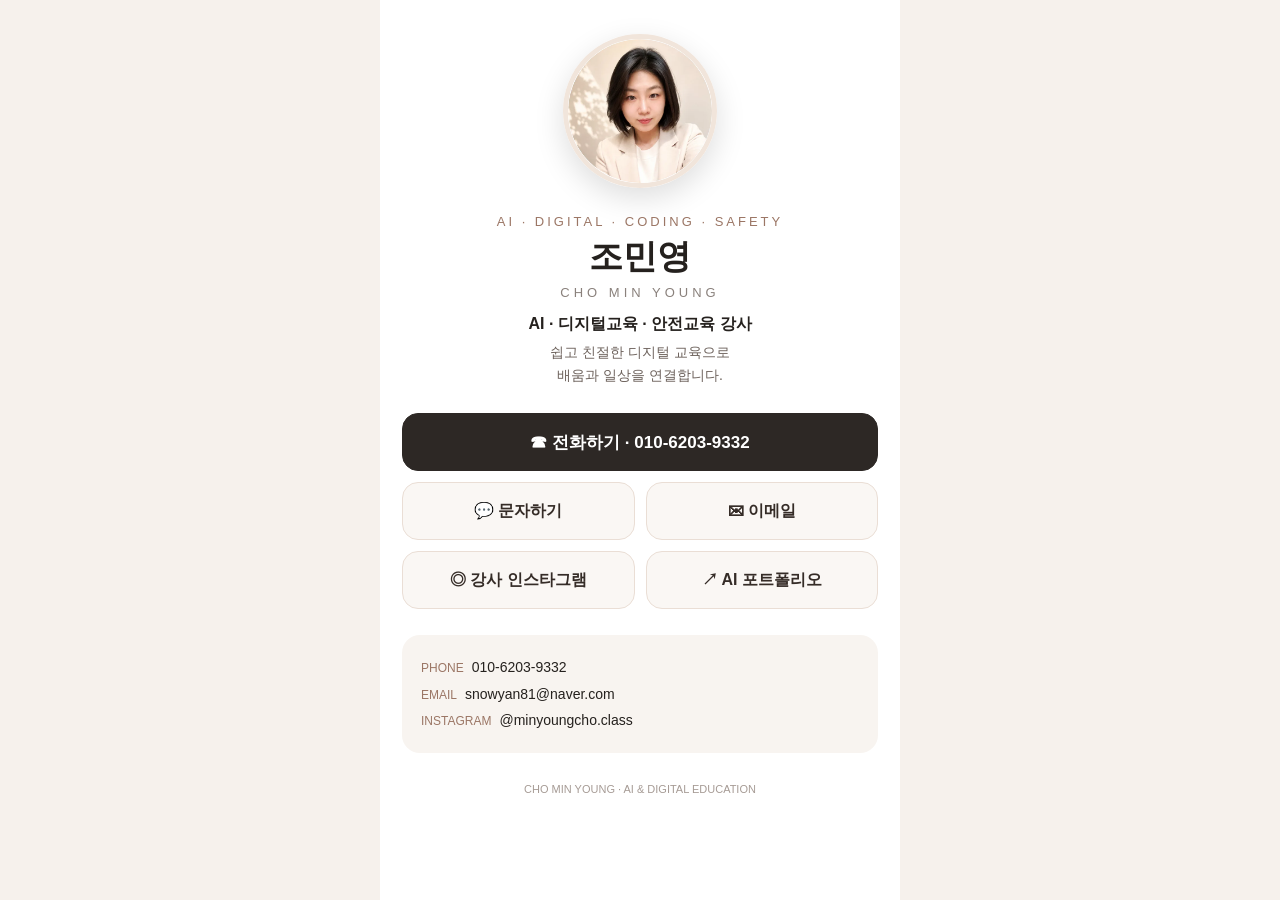
<file: card.html>
<!doctype html><html lang="ko"><head><meta charset="utf-8"><meta name="viewport" content="width=device-width,initial-scale=1"><title>조민영 | 모바일 명함</title><style>
*{box-sizing:border-box}body{margin:0;font-family:-apple-system,BlinkMacSystemFont,"Segoe UI","Noto Sans KR",sans-serif;background:#f6f1ec;color:#25211e}.wrap{max-width:520px;margin:auto;min-height:100vh;background:#fff;padding:34px 22px 44px}.hero{text-align:center}.photo{width:154px;height:154px;border-radius:50%;object-fit:cover;border:5px solid #f1e5db;box-shadow:0 10px 30px #0002}.eyebrow{margin-top:22px;font-size:13px;letter-spacing:3px;color:#9b7665}.name{font-size:34px;font-weight:800;margin:5px 0}.en{font-size:13px;letter-spacing:4px;color:#8a817c}.role{margin:14px 0 6px;font-weight:700}.desc{font-size:14px;color:#6d625c;line-height:1.65;margin:0 auto 26px}.actions{display:grid;grid-template-columns:1fr 1fr;gap:11px}.btn{display:flex;align-items:center;justify-content:center;min-height:58px;border-radius:16px;text-decoration:none;font-weight:750;border:1px solid #eaded5;color:#352c27;background:#faf7f4}.primary{grid-column:1/-1;background:#2d2825;color:white;border-color:#2d2825;font-size:17px}.info{margin-top:26px;padding:19px;border-radius:18px;background:#f8f4f0;font-size:14px;line-height:1.9}.label{color:#9b7665;font-size:12px;margin-right:8px}.foot{text-align:center;color:#a69b95;font-size:11px;margin-top:30px}</style></head><body><main class="wrap"><section class="hero">
<img class="photo" src="images/profile.webp" alt="조민영 프로필 사진"><div class="eyebrow">AI · DIGITAL · CODING · SAFETY</div><h1 class="name">조민영</h1><div class="en">CHO MIN YOUNG</div><div class="role">AI · 디지털교육 · 안전교육 강사</div><p class="desc">쉽고 친절한 디지털 교육으로<br>배움과 일상을 연결합니다.</p></section>
<section class="actions"><a class="btn primary" href="tel:01062039332">☎ 전화하기 · 010-6203-9332</a><a class="btn" href="sms:01062039332">💬 문자하기</a><a class="btn" href="mailto:snowyan81@naver.com">✉ 이메일</a><a class="btn" href="https://www.instagram.com/minyoungcho.class/" target="_blank" rel="noopener">◎ 강사 인스타그램</a><a class="btn" href="ai-portfolio.html">↗ AI 포트폴리오</a></section>
<section class="info"><div><span class="label">PHONE</span>010-6203-9332</div><div><span class="label">EMAIL</span>snowyan81@naver.com</div><div><span class="label">INSTAGRAM</span>@minyoungcho.class</div></section><div class="foot">CHO MIN YOUNG · AI & DIGITAL EDUCATION</div></main></body></html>
</file>
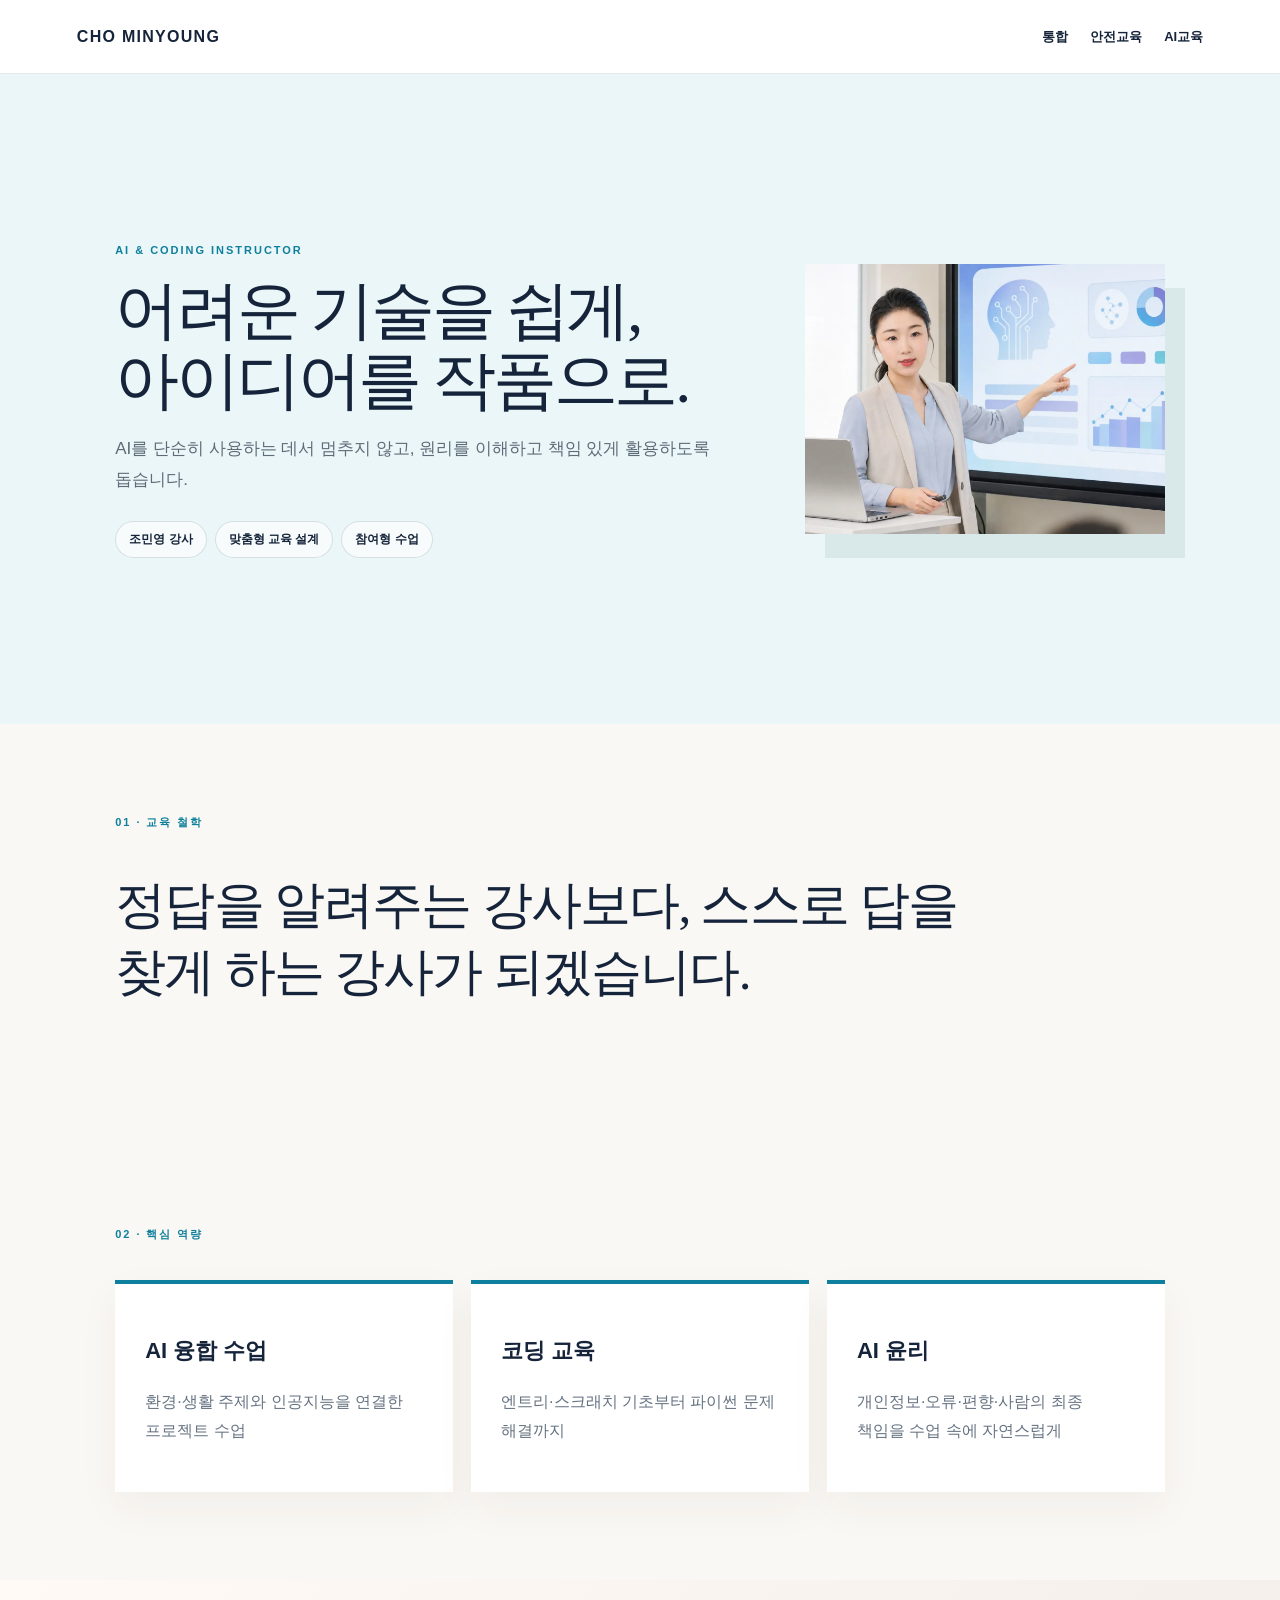
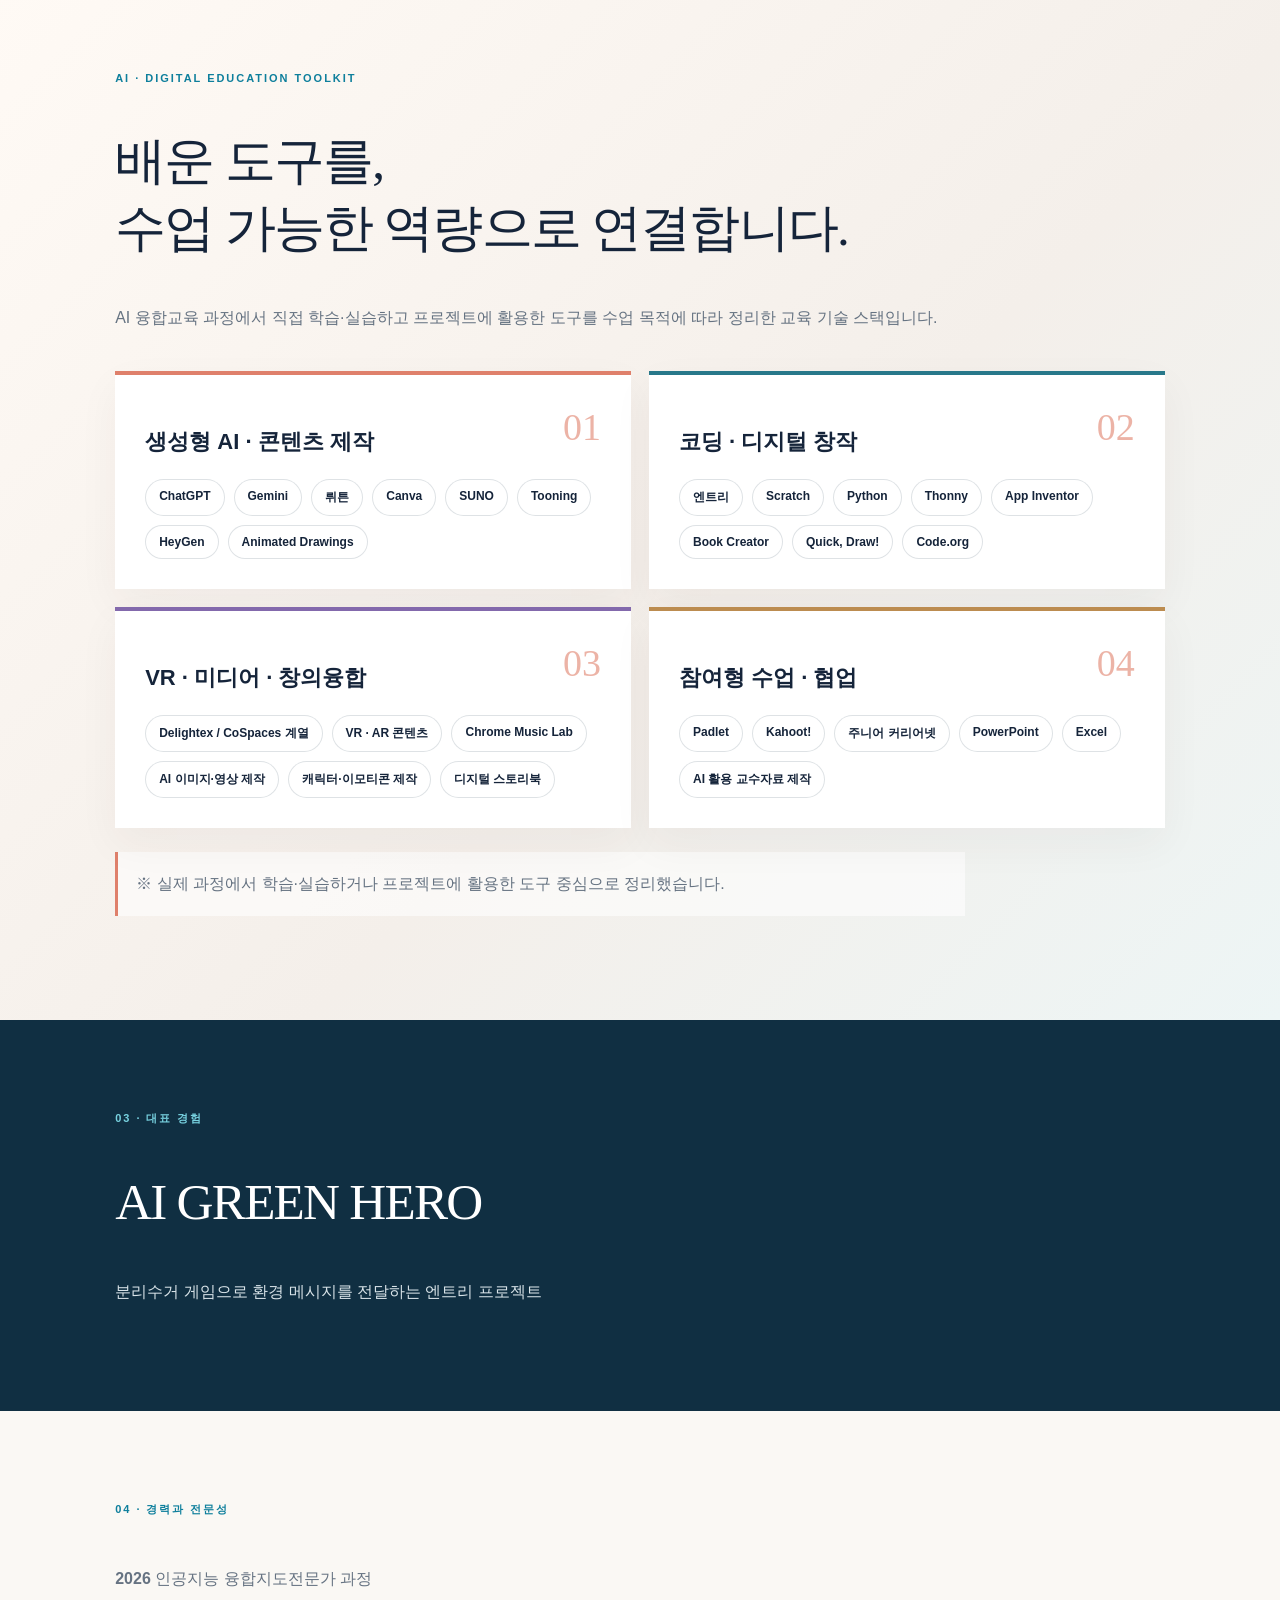
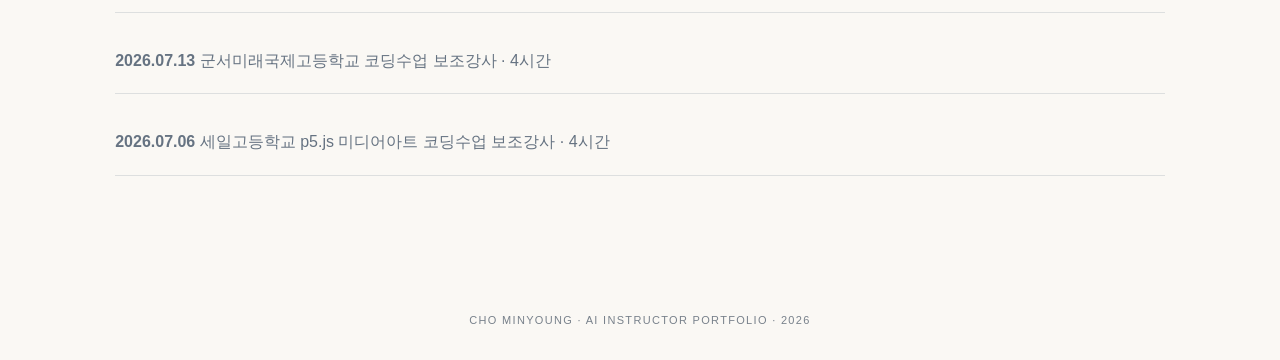
<file: premium/ai.html>
<!doctype html><html lang="ko"><head><meta charset="utf-8"><meta name="viewport" content="width=device-width,initial-scale=1"><title>조민영 · AI & CODING INSTRUCTOR</title><link rel="stylesheet" href="style.css"></head><body><nav><b>CHO MINYOUNG</b><div><a href="index.html">통합</a><a href="safety.html">안전교육</a><a href="ai.html">AI교육</a></div></nav><header class="hero ai"><div><small>AI & CODING INSTRUCTOR</small><h1>어려운 기술을 쉽게,<br>아이디어를 작품으로.</h1><p>AI를 단순히 사용하는 데서 멈추지 않고, 원리를 이해하고 책임 있게 활용하도록 돕습니다.</p><div class="chips"><span>조민영 강사</span><span>맞춤형 교육 설계</span><span>참여형 수업</span></div></div><figure><img src="../images/ai.webp" alt="AI 교육 강사"></figure></header><section><small>01 · 교육 철학</small><h2>정답을 알려주는 강사보다, 스스로 답을 찾게 하는 강사가 되겠습니다.</h2></section><section><small>02 · 핵심 역량</small><div class="grid"><article><h3>AI 융합 수업</h3><p>환경·생활 주제와 인공지능을 연결한 프로젝트 수업</p></article><article><h3>코딩 교육</h3><p>엔트리·스크래치 기초부터 파이썬 문제 해결까지</p></article><article><h3>AI 윤리</h3><p>개인정보·오류·편향·사람의 최종 책임을 수업 속에 자연스럽게</p></article></div></section><section class="toolkit"><small>AI · DIGITAL EDUCATION TOOLKIT</small><h2>배운 도구를,<br>수업 가능한 역량으로 연결합니다.</h2><p>AI 융합교육 과정에서 직접 학습·실습하고 프로젝트에 활용한 도구를 수업 목적에 따라 정리한 교육 기술 스택입니다.</p><div class="toolgrid"><article><b>01</b><h3>생성형 AI · 콘텐츠 제작</h3><div class="tags"><span>ChatGPT</span><span>Gemini</span><span>뤼튼</span><span>Canva</span><span>SUNO</span><span>Tooning</span><span>HeyGen</span><span>Animated Drawings</span></div></article><article><b>02</b><h3>코딩 · 디지털 창작</h3><div class="tags"><span>엔트리</span><span>Scratch</span><span>Python</span><span>Thonny</span><span>App Inventor</span><span>Book Creator</span><span>Quick, Draw!</span><span>Code.org</span></div></article><article><b>03</b><h3>VR · 미디어 · 창의융합</h3><div class="tags"><span>Delightex / CoSpaces 계열</span><span>VR · AR 콘텐츠</span><span>Chrome Music Lab</span><span>AI 이미지·영상 제작</span><span>캐릭터·이모티콘 제작</span><span>디지털 스토리북</span></div></article><article><b>04</b><h3>참여형 수업 · 협업</h3><div class="tags"><span>Padlet</span><span>Kahoot!</span><span>주니어 커리어넷</span><span>PowerPoint</span><span>Excel</span><span>AI 활용 교수자료 제작</span></div></article></div><p class="note">※ 실제 과정에서 학습·실습하거나 프로젝트에 활용한 도구 중심으로 정리했습니다.</p></section><section class="dark"><small>03 · 대표 경험</small><h2>AI GREEN HERO</h2><p>분리수거 게임으로 환경 메시지를 전달하는 엔트리 프로젝트</p></section><section><small>04 · 경력과 전문성</small><div class="list"><p><b>2026</b> 인공지능 융합지도전문가 과정</p><p><b>2026.07.13</b> 군서미래국제고등학교 코딩수업 보조강사 · 4시간</p><p><b>2026.07.06</b> 세일고등학교 p5.js 미디어아트 코딩수업 보조강사 · 4시간</p></div></section><footer>CHO MINYOUNG · AI INSTRUCTOR PORTFOLIO · 2026</footer></body></html>
</file>
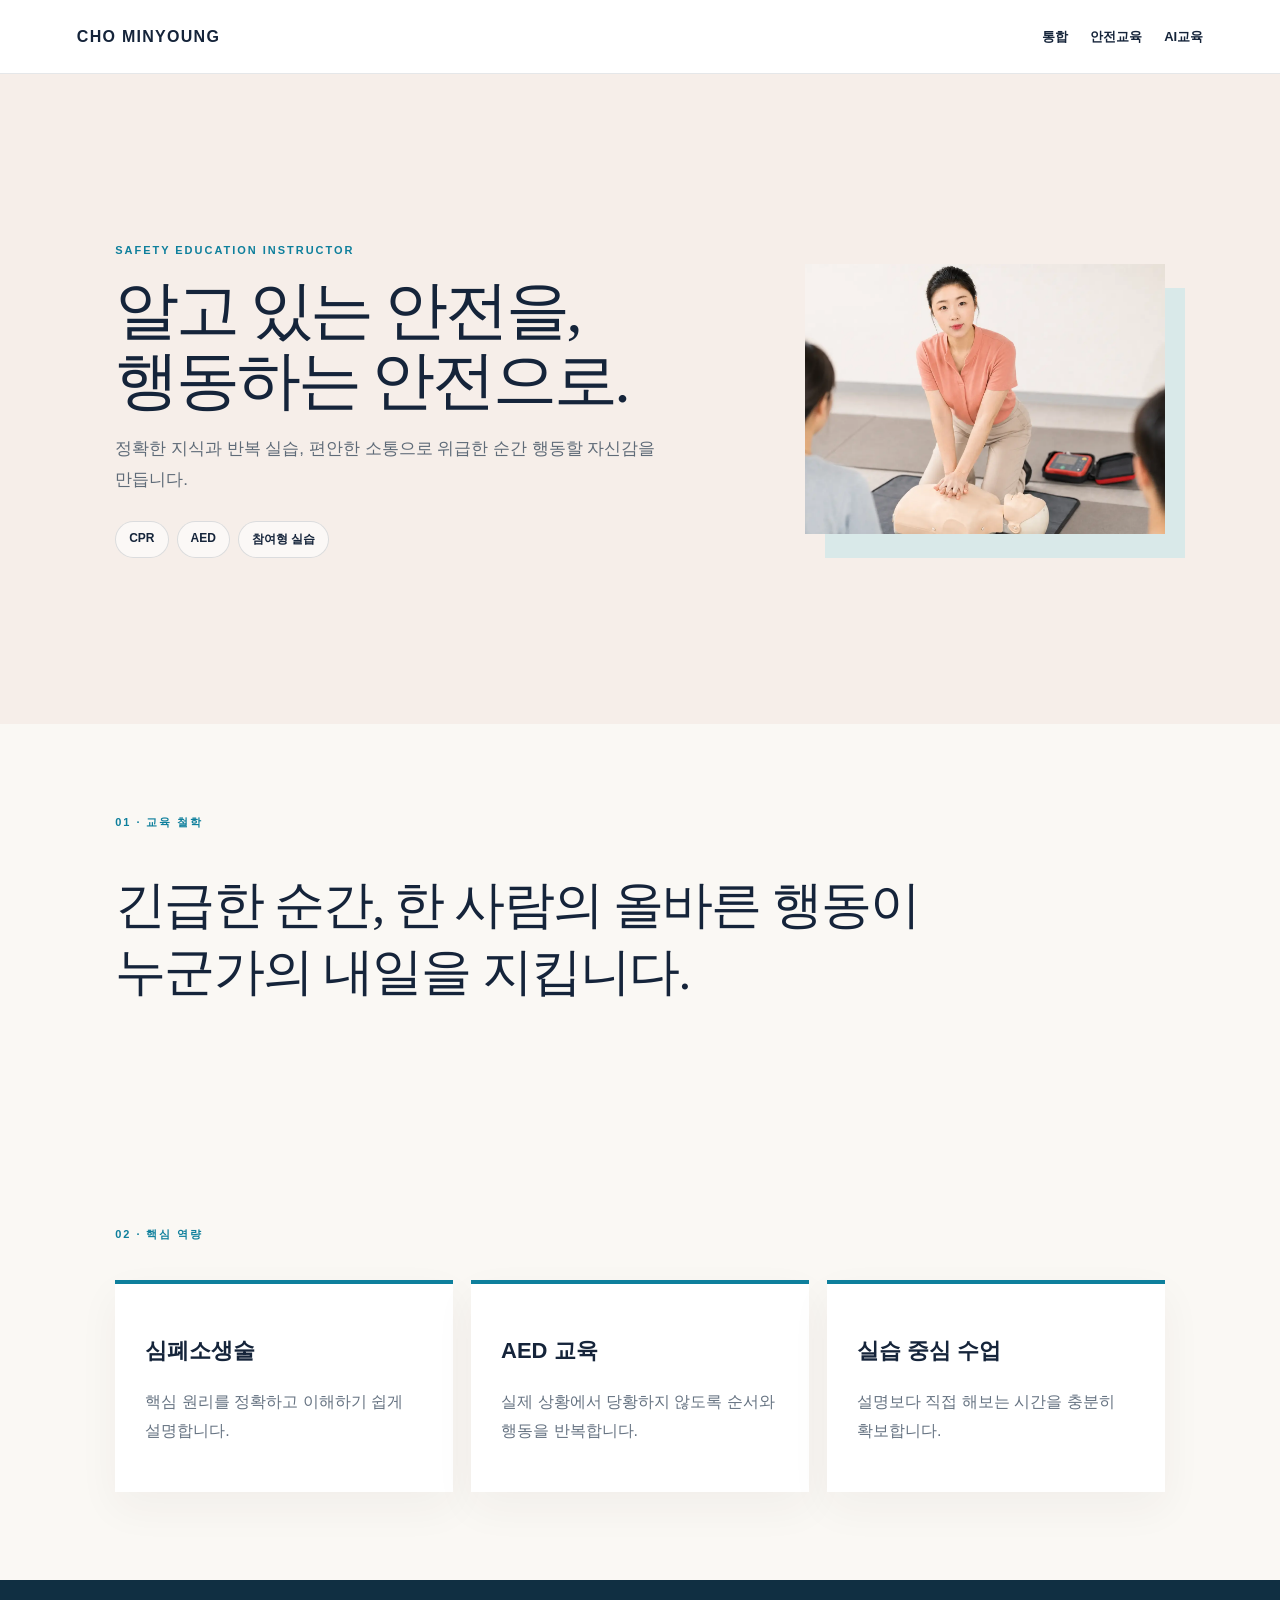
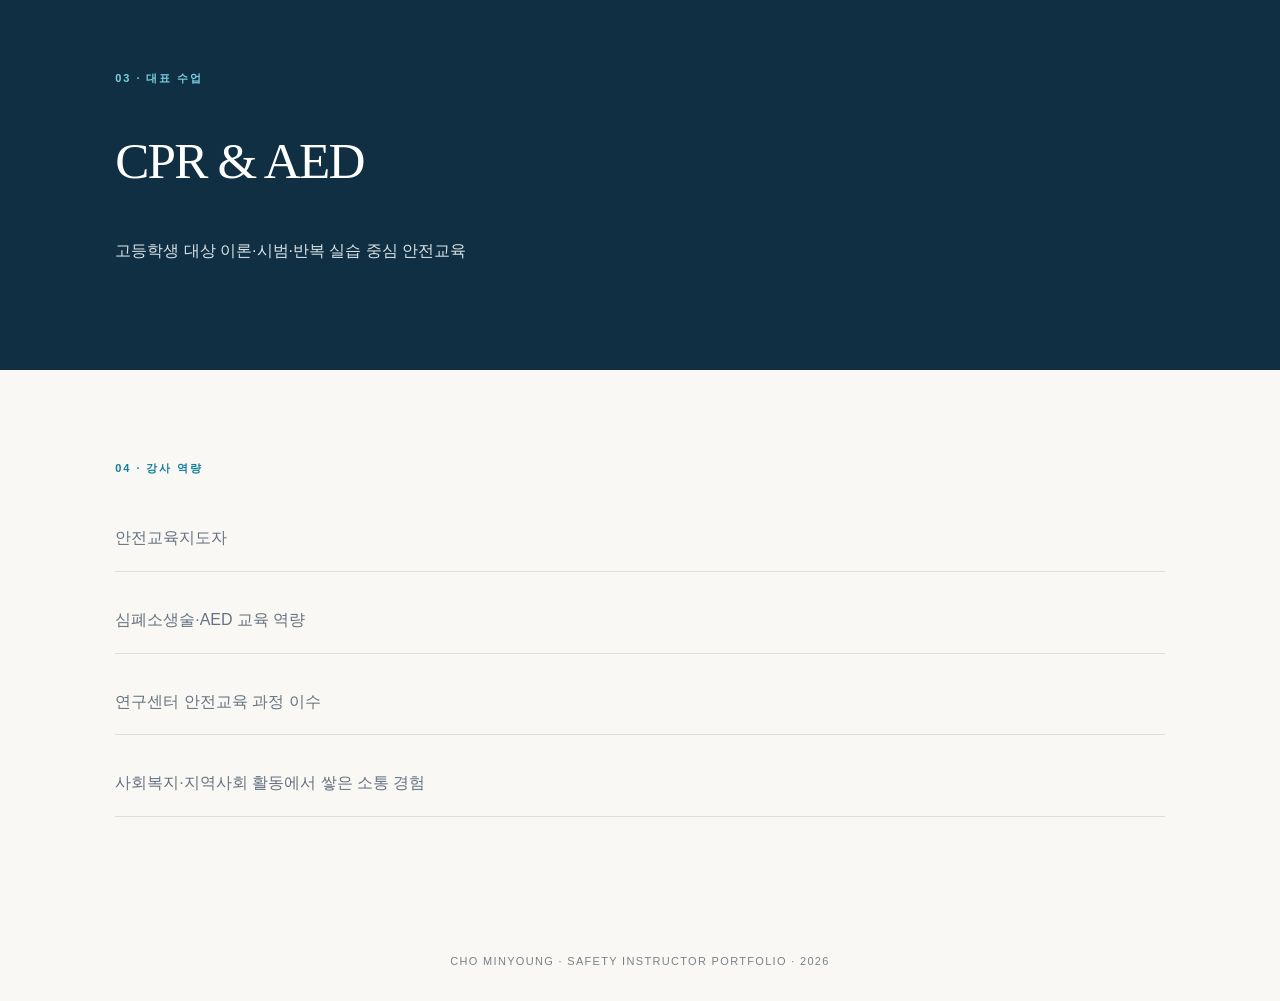
<file: premium/safety.html>
<!doctype html><html lang="ko"><head><meta charset="utf-8"><meta name="viewport" content="width=device-width,initial-scale=1"><title>조민영 · SAFETY INSTRUCTOR</title><link rel="stylesheet" href="style.css"></head><body><nav><b>CHO MINYOUNG</b><div><a href="index.html">통합</a><a href="safety.html">안전교육</a><a href="ai.html">AI교육</a></div></nav><header class="hero safety"><div><small>SAFETY EDUCATION INSTRUCTOR</small><h1>알고 있는 안전을,<br>행동하는 안전으로.</h1><p>정확한 지식과 반복 실습, 편안한 소통으로 위급한 순간 행동할 자신감을 만듭니다.</p><div class="chips"><span>CPR</span><span>AED</span><span>참여형 실습</span></div></div><figure><img src="../images/safety.webp" alt="안전교육 강사"></figure></header><section><small>01 · 교육 철학</small><h2>긴급한 순간, 한 사람의 올바른 행동이 누군가의 내일을 지킵니다.</h2></section><section><small>02 · 핵심 역량</small><div class="grid"><article><h3>심폐소생술</h3><p>핵심 원리를 정확하고 이해하기 쉽게 설명합니다.</p></article><article><h3>AED 교육</h3><p>실제 상황에서 당황하지 않도록 순서와 행동을 반복합니다.</p></article><article><h3>실습 중심 수업</h3><p>설명보다 직접 해보는 시간을 충분히 확보합니다.</p></article></div></section><section class="dark"><small>03 · 대표 수업</small><h2>CPR & AED</h2><p>고등학생 대상 이론·시범·반복 실습 중심 안전교육</p></section><section><small>04 · 강사 역량</small><div class="list"><p>안전교육지도자</p><p>심폐소생술·AED 교육 역량</p><p>연구센터 안전교육 과정 이수</p><p>사회복지·지역사회 활동에서 쌓은 소통 경험</p></div></section><footer>CHO MINYOUNG · SAFETY INSTRUCTOR PORTFOLIO · 2026</footer></body></html>
</file>
<file: style.css>
:root{--navy:#17263c;--coral:#dc8069;--paper:#fffaf5;--blue:#2c7181}*{box-sizing:border-box}html{scroll-behavior:smooth}body{margin:0;color:var(--navy);background:var(--paper);font-family:Arial,"Noto Sans KR",sans-serif;word-break:keep-all}a{color:inherit;text-decoration:none}nav{height:72px;padding:0 6vw;display:flex;align-items:center;justify-content:space-between;background:#fffdf9e8;position:sticky;top:0;z-index:10;backdrop-filter:blur(12px);border-bottom:1px solid #19334c1a}nav div{display:flex;gap:24px;font-size:12px;font-weight:800}.hero{min-height:720px;padding:75px 8vw;display:grid;grid-template-columns:1.1fr .62fr;gap:7vw;align-items:center;background:radial-gradient(circle at 18% 88%,#f4a98d30,transparent 30%),linear-gradient(135deg,#fffdf9,#f6eee7 58%,#edf5f5)}small{font-weight:900;letter-spacing:.16em;color:var(--coral)}h1{margin:22px 0;font:clamp(58px,7vw,104px)/1.05 Georgia,"Noto Serif KR",serif;letter-spacing:-.06em}h1 em{font-style:normal;color:var(--coral)}.hero p{font-size:18px;line-height:1.8;color:#586779}.chips{display:flex;gap:10px;flex-wrap:wrap;margin-top:28px}.chips span{padding:9px 13px;border:1px solid #2948662b;border-radius:99px;font-size:10px;font-weight:900}.hero figure{position:relative;margin:0;aspect-ratio:2/3;overflow:hidden;border-radius:190px 190px 24px 24px;box-shadow:18px 20px #e5cbbd,0 30px 70px #63483828}.hero img{width:100%;height:100%;object-fit:cover}.hero figcaption{position:absolute;left:18px;right:18px;bottom:18px;padding:17px;background:#fffdf2df;backdrop-filter:blur(12px)}.hero figcaption span{display:block;margin-top:5px;color:var(--coral);font-size:9px;font-weight:900}.stats{display:grid;grid-template-columns:repeat(4,1fr);background:var(--navy);color:#fff}.stats div{padding:32px;text-align:center;border-right:1px solid #ffffff22}.stats b{display:block;color:#f2aa90;font:52px Georgia}.stats span{font-size:11px}.statement{padding:120px 7vw;background:radial-gradient(circle,#304761,var(--navy) 62%);color:#fff;text-align:center}.statement h2{font:clamp(34px,4.4vw,66px)/1.35 Georgia,"Noto Serif KR",serif}.statement h2 em{display:block;color:#f2aa90;font-style:normal}.section{padding:100px 8vw}.section>header h2,.career h2{font:clamp(36px,4vw,56px)/1.3 Georgia,"Noto Serif KR",serif;margin:16px 0 45px}.cards{display:grid;grid-template-columns:repeat(3,1fr);gap:16px}.cards article{padding:30px;background:#fff;box-shadow:0 18px 45px #634b3418}.cards article>b{font:38px Georgia;color:var(--coral)}.cards article small{float:right}.cards h3{margin:34px 0 12px;font:26px Georgia}.cards p{color:#687586;line-height:1.75}.banners{display:grid;grid-template-columns:1fr 1fr;gap:16px;margin-top:42px}.banners a{min-height:280px;padding:34px;display:flex;flex-direction:column;justify-content:end;color:#fff;background-size:cover;background-position:center 18%;position:relative;isolation:isolate;overflow:hidden}.banners a:after{content:"";position:absolute;inset:0;background:linear-gradient(transparent,#12263de8 72%);z-index:-1}.banners .ai{background-image:url('images/ai.webp')}.banners .safe{background-image:url('images/safety.webp')}.banners b{font:42px Georgia;margin:15px 0}.banners span{border-top:1px solid #fff6;padding-top:15px;font-weight:900}.expertise{padding:100px 8vw;display:grid;grid-template-columns:1fr 1fr;gap:7vw;align-items:center;background:#eef7f8}.expertise.reverse{background:#fff1ed}.expertise h2{font:clamp(38px,4vw,60px)/1.3 Georgia,"Noto Serif KR",serif}.expertise p{color:#647484;font-size:17px;line-height:1.9}.expertise img{width:100%;aspect-ratio:4/3;object-fit:cover;box-shadow:18px 20px #d6e5e6}.career article{display:grid;grid-template-columns:140px 1fr;gap:35px;padding:25px 0;border-top:1px solid #223c5525}.career article>b{color:var(--coral)}.career h3{margin:0}.career p{color:#687586}.credentials{padding:100px 8vw;background:linear-gradient(135deg,#10243a,#1e4050);color:#fff}.credentials>header{display:flex;justify-content:space-between;gap:40px;align-items:end;margin-bottom:48px}.credentials h2{font:clamp(38px,4.5vw,62px) Georgia;margin:15px 0}.credentials h2 strong{color:#f2aa90}.credentials header p{color:#d7e2e8}.credential-grid{display:grid;grid-template-columns:1fr 1fr;gap:16px}.credential-grid article{padding:28px;border:1px solid #ffffff25;border-top:3px solid #f2aa90;background:#ffffff0b}.credential-grid article header{display:flex;justify-content:space-between;align-items:end;border-bottom:1px solid #ffffff20;padding-bottom:16px}.credential-grid article header b{font:46px Georgia;color:#f2aa90}.credential-grid article header span{font-weight:900}.credential-grid ul{columns:2;list-style:none;padding:12px 0 0;margin:0}.credential-grid li{position:relative;padding:8px 0 8px 17px;border-bottom:1px solid #ffffff10}.credential-grid li:before{content:"✓";position:absolute;left:0;color:#f2aa90}.contact{padding:100px 8vw;text-align:center;background:#fff6ef}.contact h2{font:clamp(46px,6vw,78px)/1.2 Georgia}.contact a{display:inline-block;padding:16px 24px;border-radius:99px;background:linear-gradient(100deg,#d66f5d,#76509b);color:#fff;font-weight:900}footer{padding:28px;text-align:center;background:var(--navy);color:#ffffff80;font-size:10px;letter-spacing:.12em}section,article{opacity:0;transform:translateY(16px);transition:.6s}section.show,article.show{opacity:1;transform:none}
@media(max-width:800px){nav div{gap:10px}.hero,.expertise,.credentials>header{grid-template-columns:1fr;display:grid}.hero{padding:60px 7vw}.hero figure{width:min(78vw,350px);justify-self:center}.stats{grid-template-columns:1fr 1fr}.cards,.banners,.credential-grid{grid-template-columns:1fr}.credential-grid ul{columns:1}.career article{grid-template-columns:1fr;gap:8px}.section,.expertise,.credentials{padding:72px 7vw}.expertise.reverse img{order:2}.statement h2 em{white-space:normal}.banners a{min-height:240px}}
.photo{position:relative;margin:0}.photo img{display:block}.mark{position:absolute;right:13px;top:13px;padding:5px 8px;border-radius:99px;background:#10243a70;color:#fff;font:700 8px/1 Arial,sans-serif;letter-spacing:.12em;text-shadow:0 1px 3px #0008;backdrop-filter:blur(5px);pointer-events:none}.hero figure>.mark{top:auto;bottom:105px}

.stats.expanded{grid-template-columns:repeat(6,1fr)}
@media(max-width:800px){.stats.expanded{grid-template-columns:repeat(2,1fr)}.hero figure{aspect-ratio:719/1080}.hero img{object-fit:contain;object-position:center top}.expertise .photo img{aspect-ratio:3/2;object-fit:contain;object-position:center top;background:#f3eee8}.banners a{aspect-ratio:3/2;min-height:0;background-position:center top}}

/* Photo protection — preserve the original CV design */
.hero figure{width:min(315px,100%);justify-self:center}
.hero img,.photo img{user-select:none;-webkit-user-drag:none}
.mark{left:50%;right:auto;top:46%;bottom:auto;transform:translate(-50%,-50%) rotate(-12deg);white-space:nowrap;padding:7px 12px;background:#26384d4d;font-size:9px;font-weight:800;letter-spacing:.14em;text-shadow:0 1px 4px #0009;backdrop-filter:blur(2px)}
.hero figure>.mark{left:50%;right:auto;top:46%;bottom:auto}
@media(max-width:800px){.hero figure{width:min(48vw,190px)}.expertise .photo{width:min(78vw,400px);justify-self:center}.mark,.hero figure>.mark{left:50%;right:auto;top:46%;bottom:auto;font-size:8px;padding:6px 10px}}

/* Compact portfolio links — avoids repeating instructor photos */
.portfolio-links{display:grid;grid-template-columns:1fr 1fr;gap:16px;margin-top:42px}.portfolio-links a{min-height:150px;padding:28px 30px;display:flex;flex-direction:column;justify-content:center;border:1px solid #263f5830;background:#fff;box-shadow:0 14px 36px #46372d12;transition:.25s}.portfolio-links a:hover{transform:translateY(-4px);box-shadow:0 20px 44px #46372d20}.portfolio-links b{margin:12px 0 14px;font:clamp(24px,2.5vw,34px)/1.25 Georgia,"Noto Serif KR",serif}.portfolio-links span{padding-top:13px;border-top:1px solid #263f5826;color:#536576;font-size:12px;font-weight:900}.portfolio-links .ai-link{border-top:4px solid var(--blue)}.portfolio-links .safety-link{border-top:4px solid var(--coral)}
@media(max-width:800px){.portfolio-links{grid-template-columns:1fr}.portfolio-links a{min-height:130px;padding:24px}.portfolio-links b{font-size:25px}}

/* Photo-led portfolio cards, with duplicate body photos removed */
.portfolio-links.visual-cards{grid-template-columns:1fr 1fr;gap:18px}
.portfolio-links.visual-cards a{position:relative;isolation:isolate;min-height:300px;padding:34px;color:#fff;border:0;overflow:hidden;justify-content:flex-end;background-size:cover;background-position:center 18%;box-shadow:0 22px 50px #45352c28}
.portfolio-links.visual-cards a:before{content:"";position:absolute;inset:0;z-index:-1;background:linear-gradient(180deg,#10243a0f,#10243ae8 72%)}
.portfolio-links.visual-cards .ai-link{background-image:url('images/ai.webp');border-top:0}
.portfolio-links.visual-cards .safety-link{background-image:url('images/safety.webp');border-top:0}
.portfolio-links.visual-cards small{color:#f4ae94}
.portfolio-links.visual-cards b{font-size:clamp(31px,3.2vw,44px);color:#fff;margin:16px 0 18px}
.portfolio-links.visual-cards span{color:#fff;border-top-color:#ffffff66;font-size:13px}
.expertise.text-only{display:block;padding-top:90px;padding-bottom:90px}
.expertise.text-only>div{max-width:900px;margin:0 auto}
.expertise.text-only h2{margin-bottom:24px}
@media(max-width:800px){.portfolio-links.visual-cards{grid-template-columns:1fr}.portfolio-links.visual-cards a{min-height:250px;padding:28px;background-position:center top}.portfolio-links.visual-cards b{font-size:32px}.expertise.text-only{padding:72px 7vw}.expertise.text-only>div{max-width:none}}

/* Watermark position only — keep all CV layout/content unchanged */
.mark{left:auto;right:12px;top:auto;bottom:12px;transform:none}
.hero figure>.mark{left:auto;right:12px;top:auto;bottom:100px;transform:none}
@media(max-width:800px){.mark{left:auto;right:10px;top:auto;bottom:10px;transform:none}.hero figure>.mark{left:auto;right:10px;top:auto;bottom:88px;transform:none}}
</file>
<file: premium/style.css>
:root{--ink:#15243a;--blue:#0e7f9c;--cream:#faf8f4;--coral:#df806b}*{box-sizing:border-box}html{scroll-behavior:smooth}body{margin:0;background:var(--cream);color:var(--ink);font-family:Arial,"Noto Sans KR",sans-serif;word-break:keep-all}a{color:inherit;text-decoration:none}nav{height:74px;padding:0 6vw;display:flex;align-items:center;justify-content:space-between;background:#ffffffee;border-bottom:1px solid #15243a1c;position:sticky;top:0;z-index:5}nav b{letter-spacing:.08em}nav div{display:flex;gap:22px;font-size:13px;font-weight:800}.hero{min-height:650px;padding:72px 9vw;display:grid;grid-template-columns:1.25fr .75fr;gap:7vw;align-items:center;background:#f3ece5}.hero.ai{background:#eaf6f7}.hero.safety{background:#f6eee9}.hero small,section>small{font-size:11px;font-weight:900;letter-spacing:.18em;color:var(--blue)}h1{margin:18px 0;font:500 clamp(44px,5vw,72px)/1.1 Georgia,"Noto Serif KR",serif;letter-spacing:-.05em}.hero p{max-width:680px;font-size:17px;line-height:1.8;color:#5f6b78}.hero figure{margin:0;aspect-ratio:4/3;overflow:hidden;box-shadow:20px 24px 0 #d9e9e9}.hero img{width:100%;height:100%;object-fit:cover}.chips{display:flex;flex-wrap:wrap;gap:8px;margin-top:26px}.chips span,.tags span{padding:9px 13px;border:1px solid #17334a24;border-radius:99px;background:#fff9;font-size:12px;font-weight:800}section{padding:88px 9vw}section h2{max-width:950px;font:500 clamp(34px,4vw,56px)/1.3 Georgia,"Noto Serif KR",serif;letter-spacing:-.035em}.grid,.toolgrid{display:grid;grid-template-columns:repeat(3,1fr);gap:18px;margin-top:38px}.grid article,.card,.toolgrid article{display:block;background:#fff;padding:30px;border-top:4px solid var(--blue);box-shadow:0 16px 40px #40352b0c}.grid h3,.card h3,.toolgrid h3{font-size:22px}.grid p,.card p,.list p,section>p{color:#667382;line-height:1.8}.dark{background:#102f42;color:#fff}.dark small{color:#78d2e0}.dark p{color:#d8e3e8}.list{margin-top:30px}.list p{padding:18px 0;border-bottom:1px solid #17334a20}.toolkit{background:linear-gradient(135deg,#fffaf5,#f4efea 58%,#edf5f5)}.toolkit>p{max-width:850px}.toolgrid{grid-template-columns:repeat(2,1fr)}.toolgrid article{position:relative;border-top-color:var(--coral)}.toolgrid article:nth-child(2){border-top-color:#28788a}.toolgrid article:nth-child(3){border-top-color:#8369ac}.toolgrid article:nth-child(4){border-top-color:#bc8c50}.toolgrid article>b{float:right;font:38px Georgia;color:#df806b99}.tags{display:flex;flex-wrap:wrap;gap:9px}.note{margin-top:24px;padding:18px;border-left:3px solid var(--coral);background:#fff9}footer{padding:34px 6vw;text-align:center;color:#78818b;font-size:11px;letter-spacing:.12em}@media(max-width:800px){nav{padding:0 5vw}nav div{gap:12px}.hero{grid-template-columns:1fr;padding:55px 7vw;min-height:auto}.hero figure{margin-top:24px}section{padding:64px 7vw}.grid,.toolgrid{grid-template-columns:1fr}h1{font-size:clamp(40px,11vw,58px)}}
</file>
